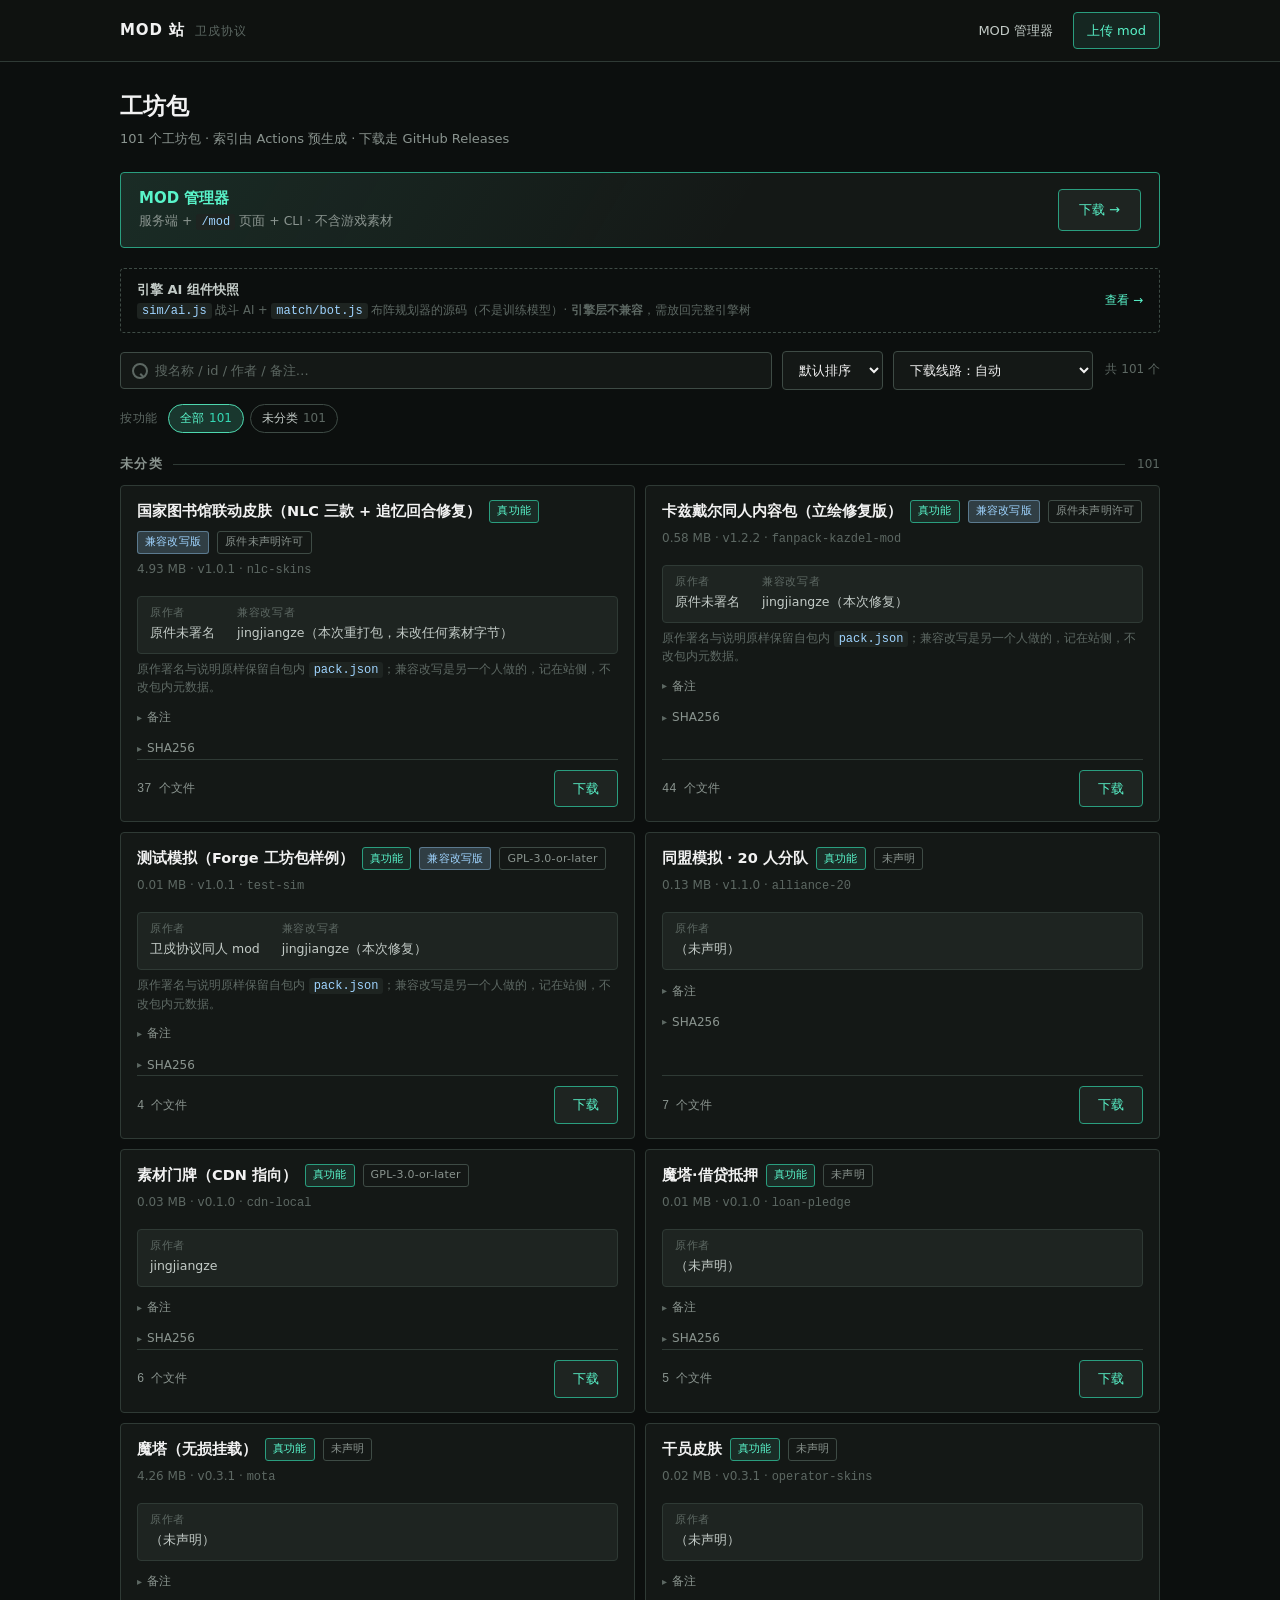
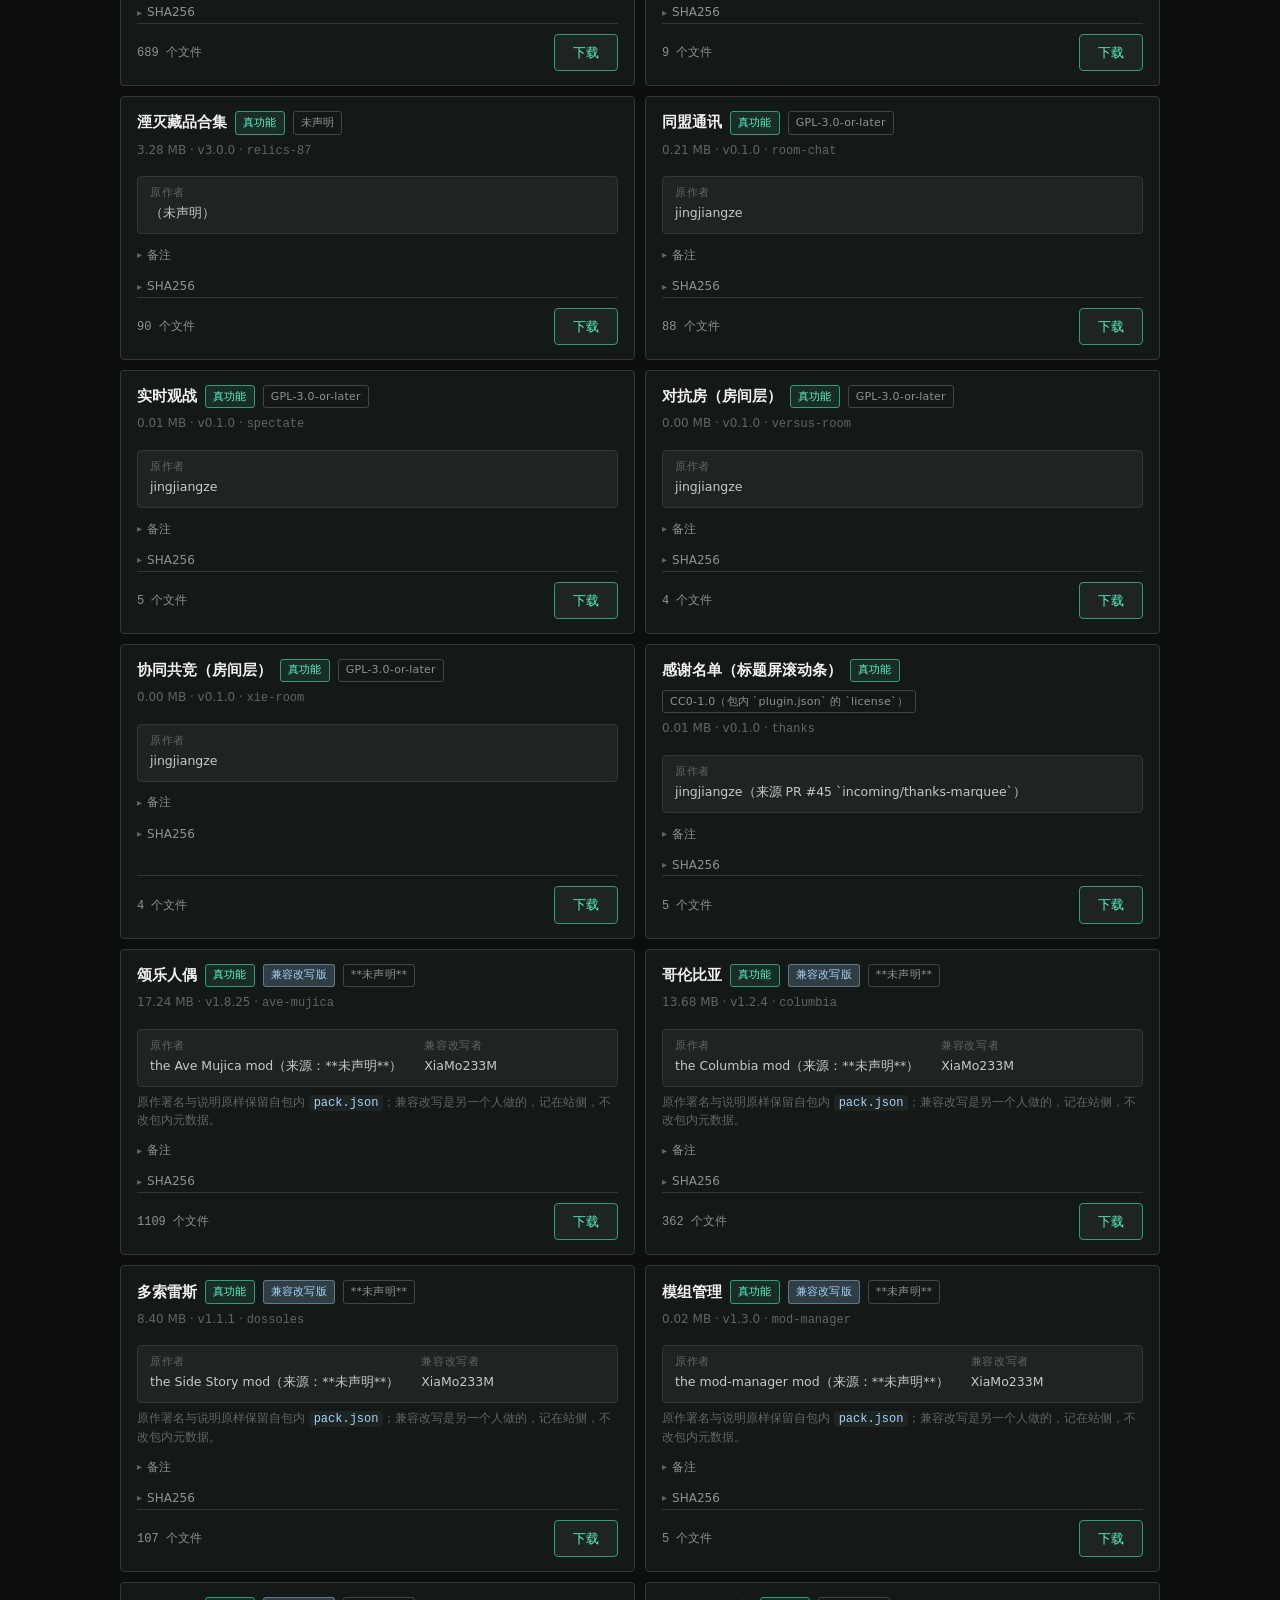
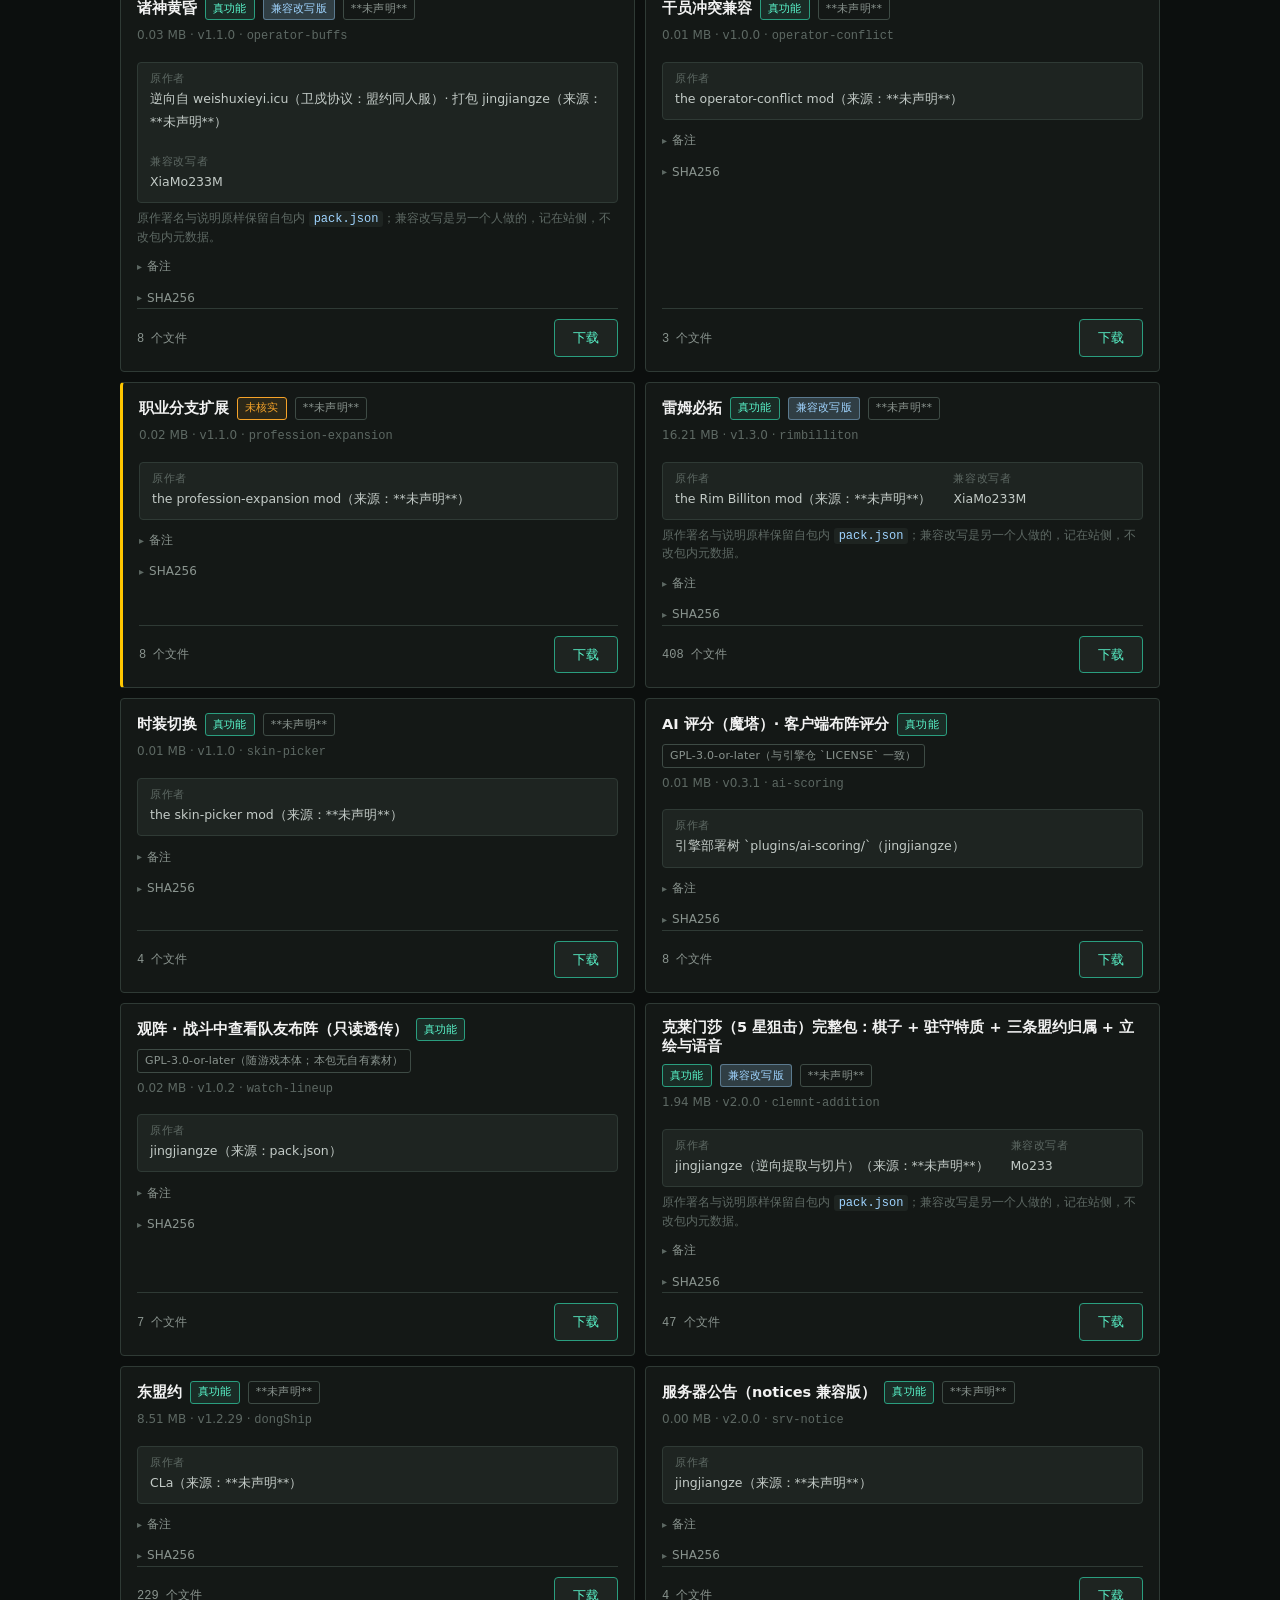
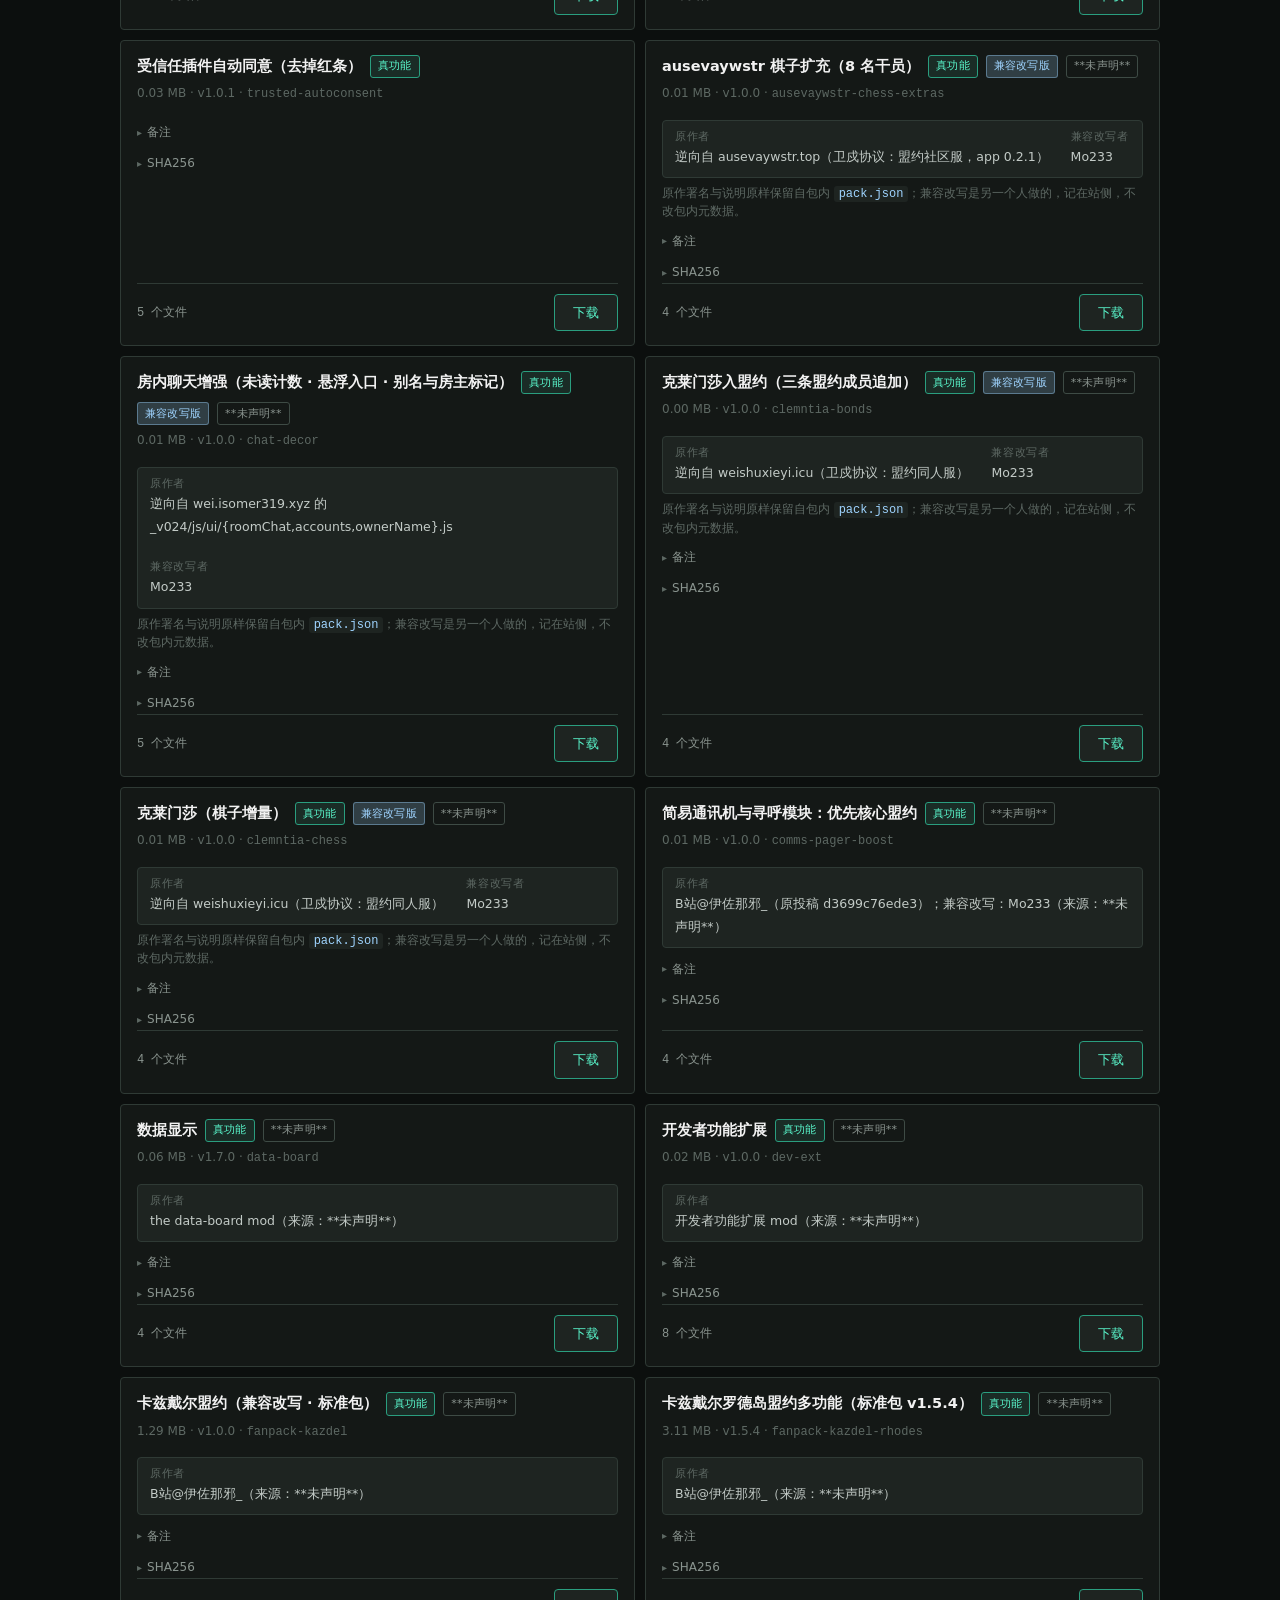
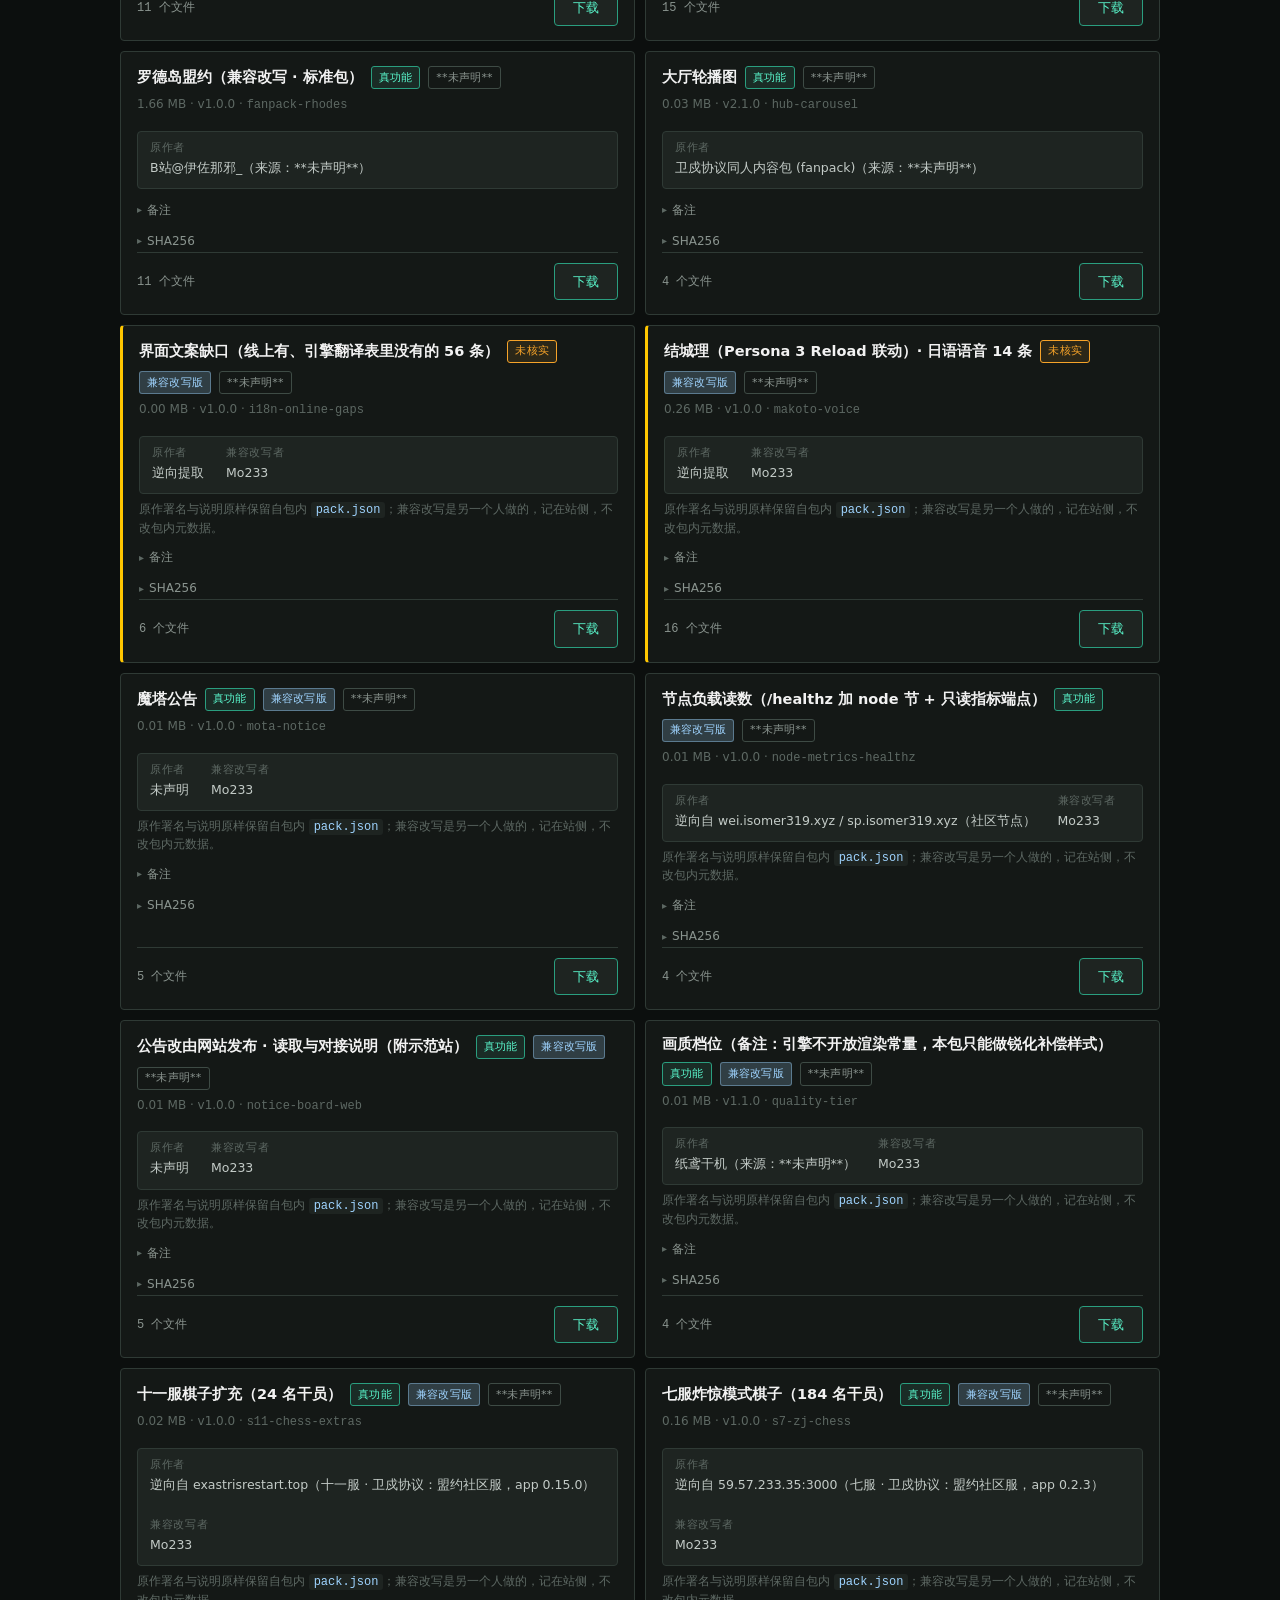
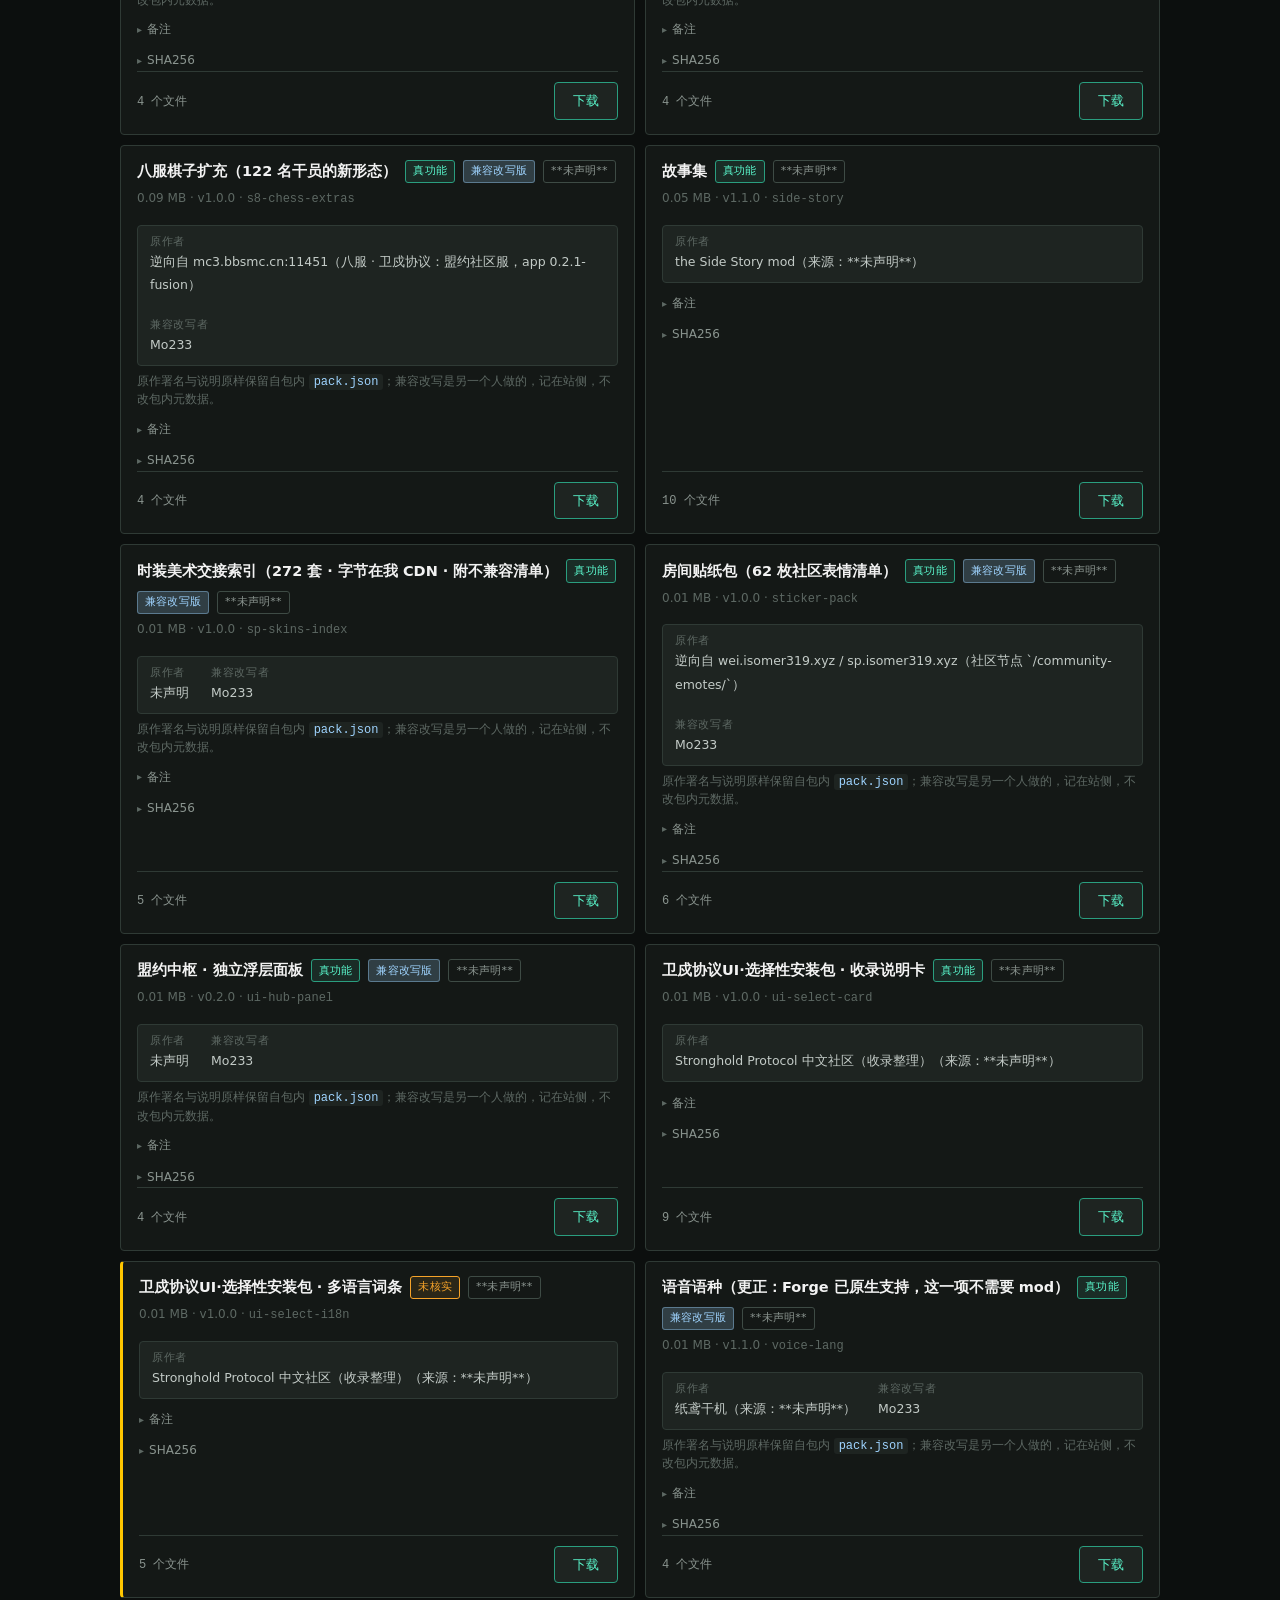
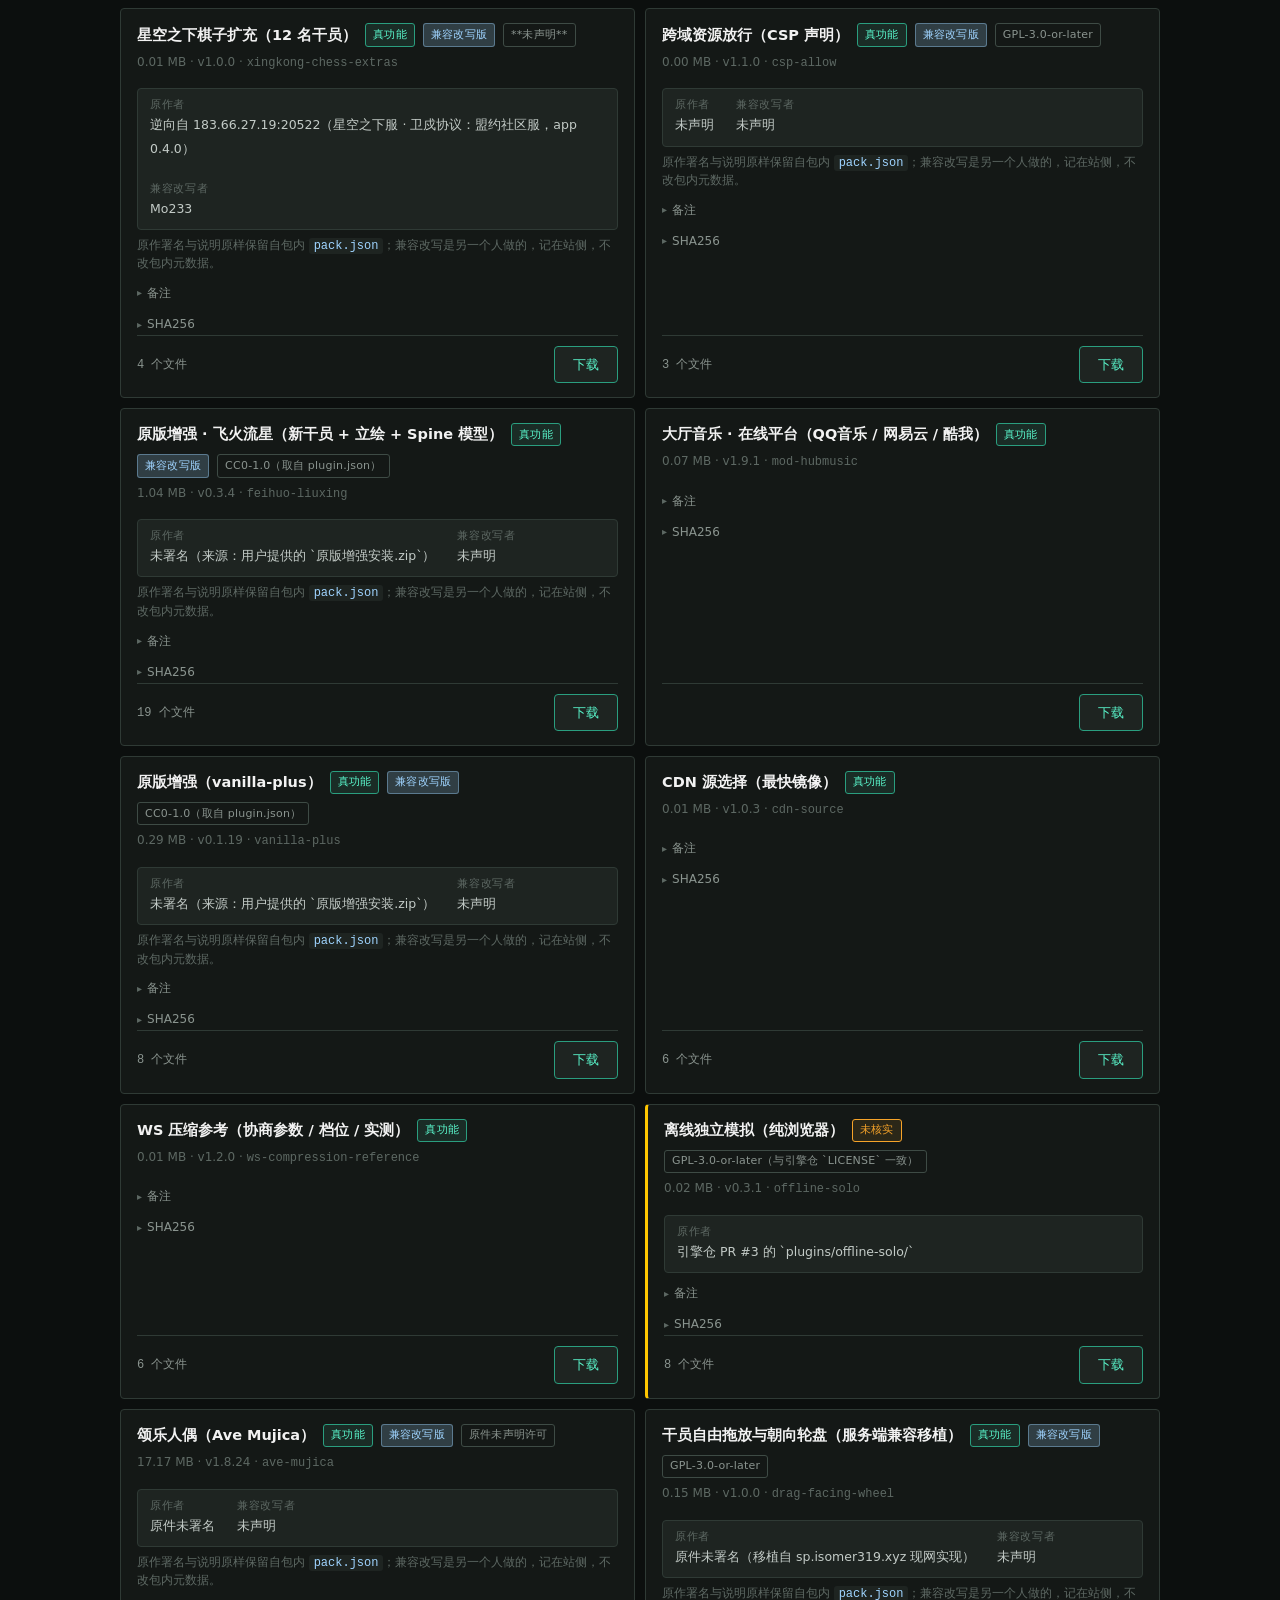
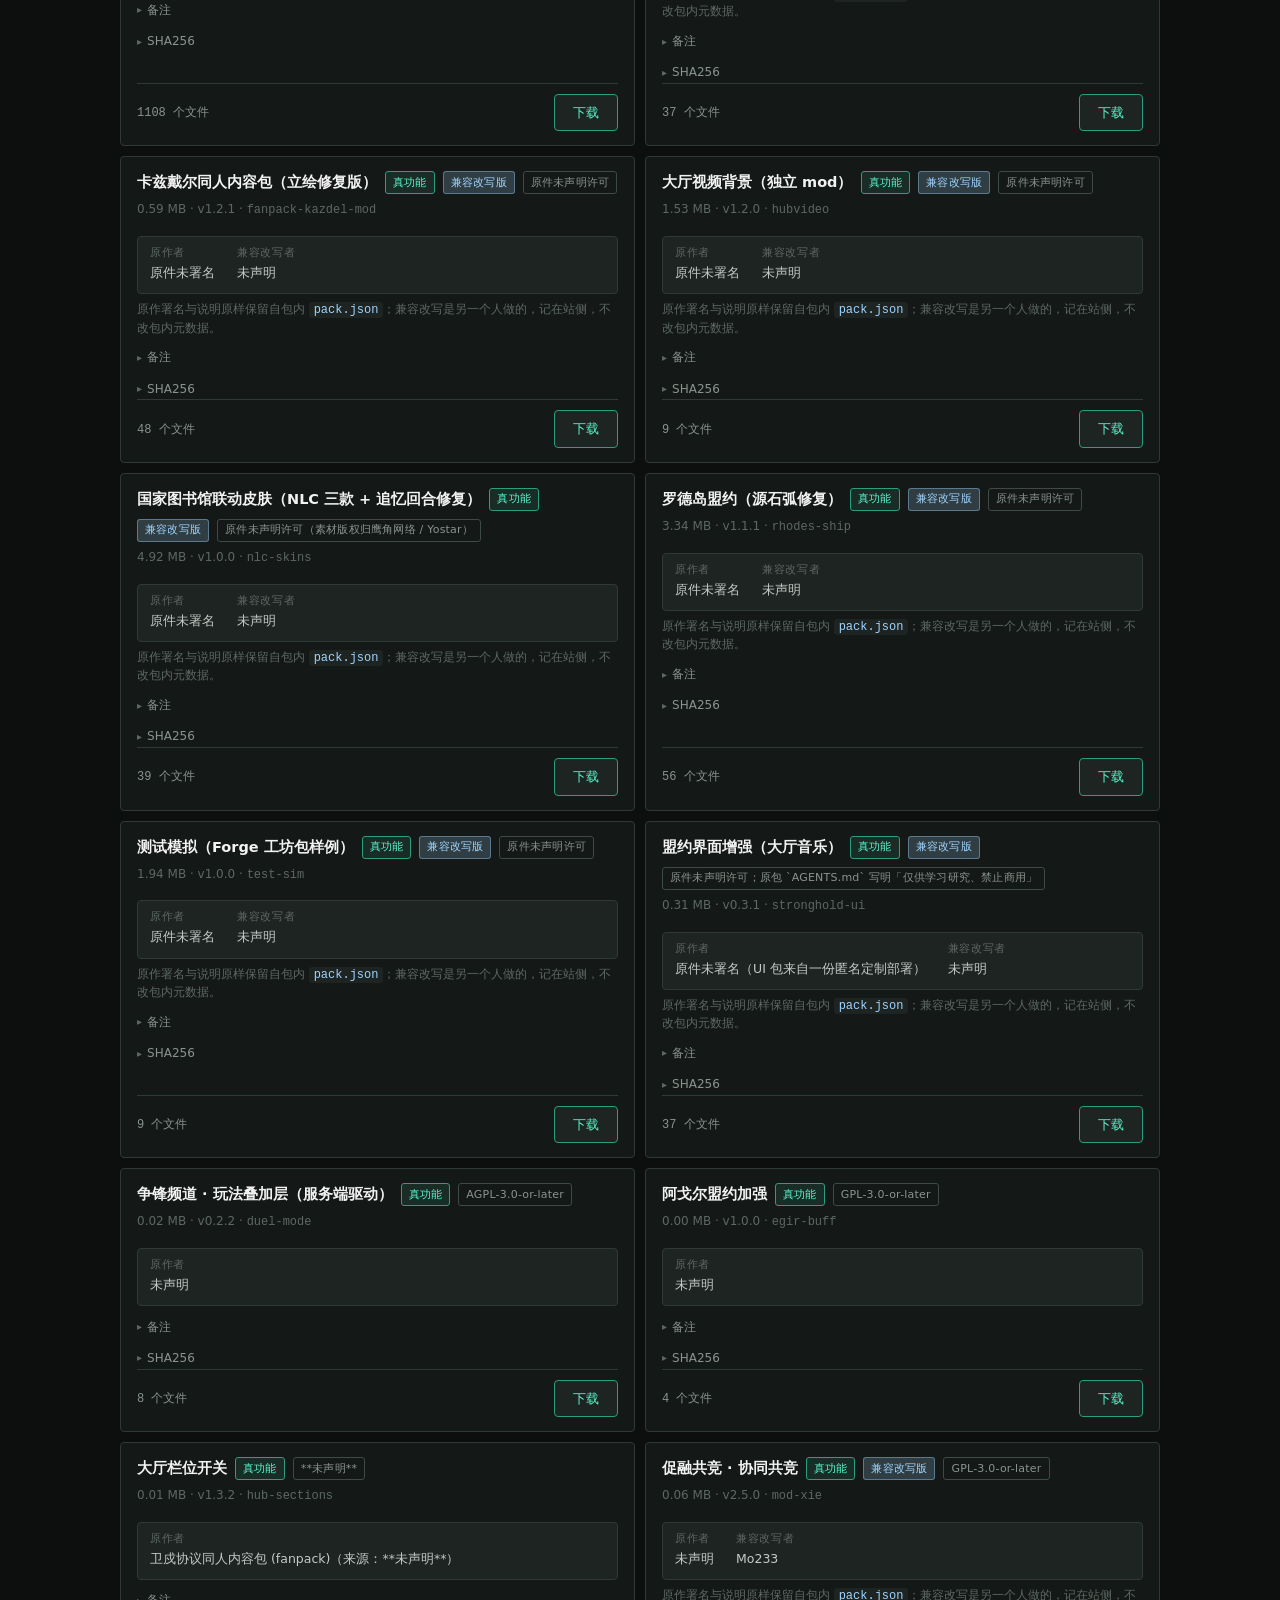
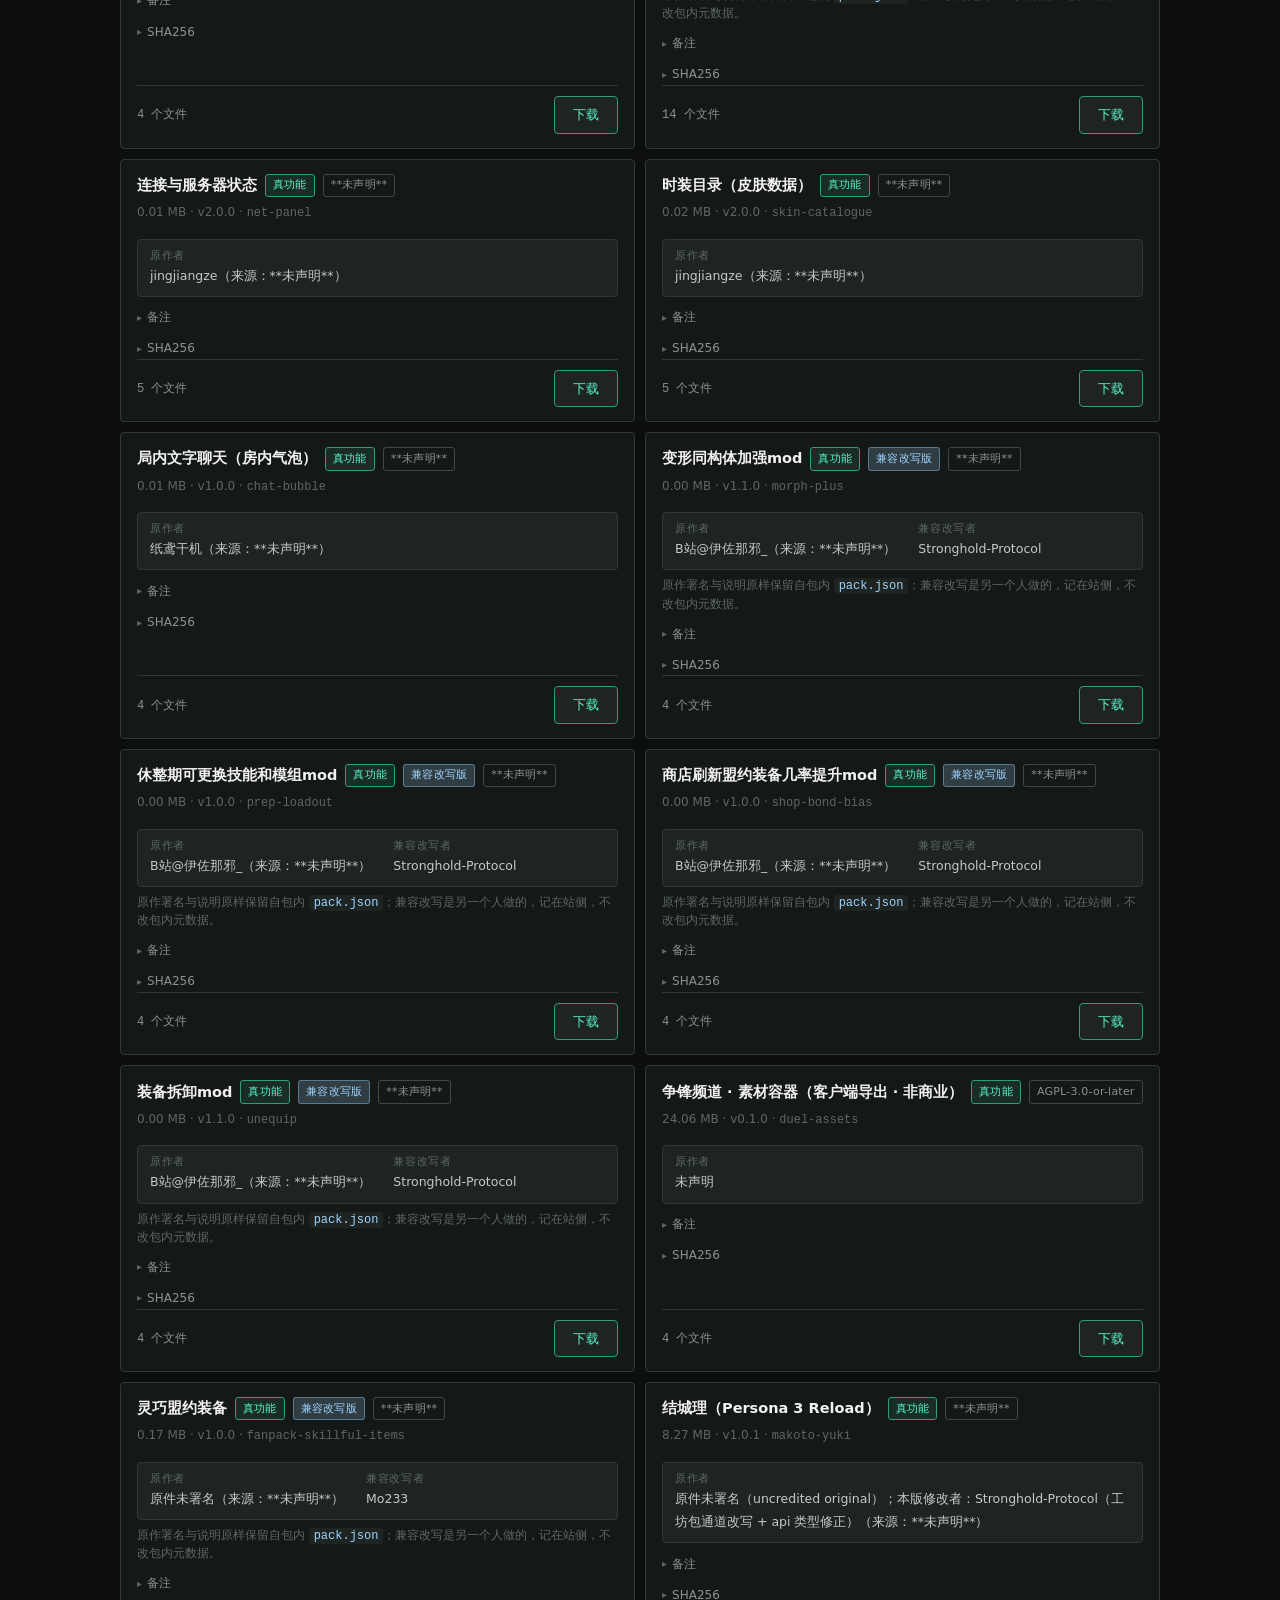
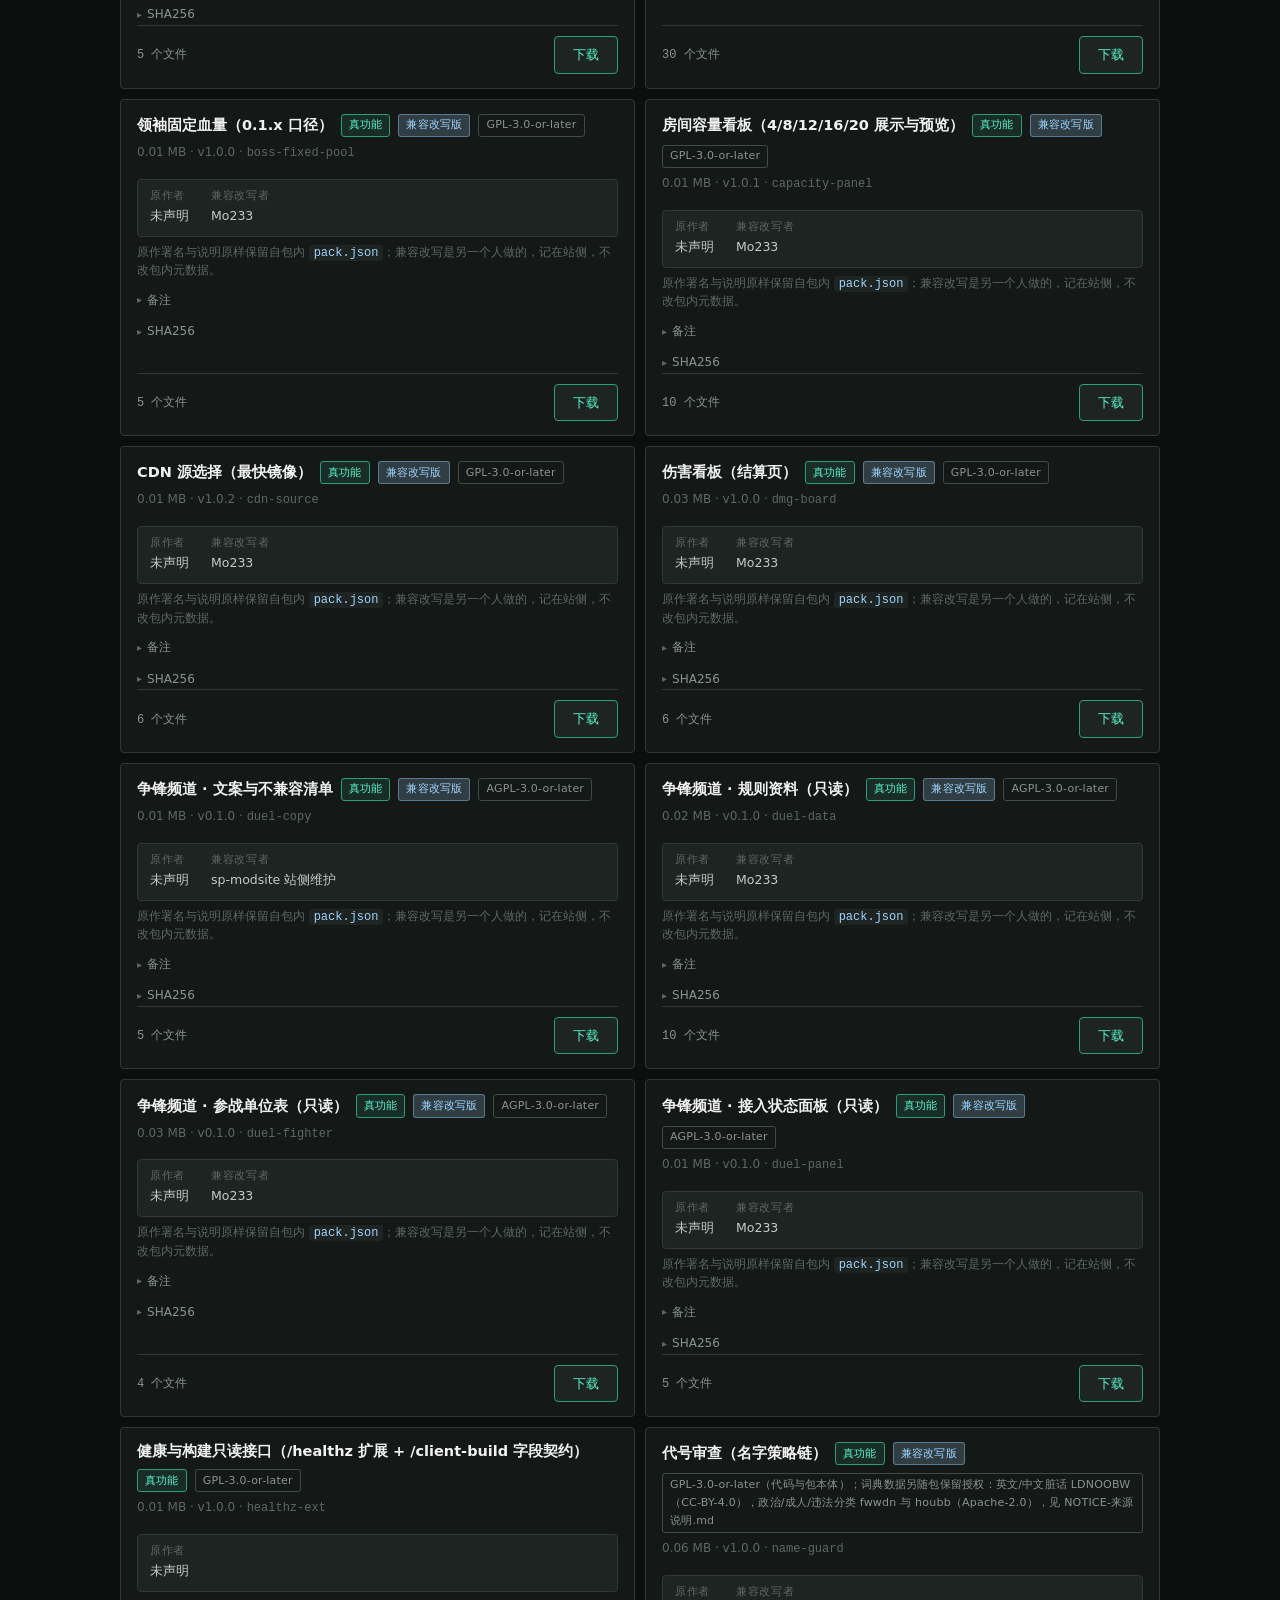
<file: modsite/index.html>
<!doctype html>
<html lang="zh-CN">
<head>
<meta charset="utf-8">
<meta name="viewport" content="width=device-width,initial-scale=1">
<title>MOD 站 · 卫戍协议</title>
<meta name="description" content="卫戍协议工坊包（mod）索引：查看、筛选、搜索、下载。">
<style>
/* 设计 token 与 dl 站 / 上传站同一套（research 06 §12：近黑绿灰 + 薄荷强调 + 金价 + 括号边框）。
   改这里的值要同时看 site/pages/mods.html —— 三个站必须看起来是同一个产品。 */
:root{
  color-scheme:dark;
  --bg-0:#0c0f0e; --bg-1:#141816; --bg-2:#1e2421; --bg-3:#252c29;
  --bg-glass:rgba(16,20,18,.82);
  --line:#2f3a35; --line-2:#3e4b45; --line-3:#58675f;
  --mint-500:#4ed8af; --mint-400:#59f4ca; --mint-600:#35d8b4; --mint-700:#2a9e7f;
  --mint-a10:rgba(78,216,175,.10); --mint-a20:rgba(78,216,175,.20);
  --gold:#ffc600; --gold-a20:rgba(255,198,0,.2);
  --amber:#f6a329; --red:#e73118; --ice:#9fd4ff; --ice-a20:rgba(159,212,255,.2);
  --text-hi:#f2f2f2; --text-md:#c3cbc7; --text-lo:#8a948f; --text-dim:#5d6863;
  --text-on-mint:#06110d;
  --font-cjk:system-ui,-apple-system,"Segoe UI","PingFang SC","Microsoft YaHei","Noto Sans CJK SC",sans-serif;
  --font-label:"Bahnschrift","DIN Alternate","Roboto Condensed",var(--font-cjk);
  --font-mono:"Cascadia Mono",ui-monospace,Consolas,monospace;
  --radius:4px;
}
*{box-sizing:border-box}
body{margin:0;background:var(--bg-0);color:var(--text-md);font:14px/1.65 var(--font-cjk);
  -webkit-font-smoothing:antialiased}
a{color:var(--mint-400);text-decoration:none}
a:hover{color:var(--mint-500)}
code{font:12px var(--font-mono);background:var(--bg-2);padding:1px 5px;border-radius:3px;color:var(--ice)}

.wrap{max-width:1080px;margin:0 auto;padding:0 20px 72px}

/* ---- 顶栏 ---- */
.top{position:sticky;top:0;z-index:20;background:var(--bg-glass);backdrop-filter:blur(10px);
  border-bottom:1px solid var(--line)}
.top__in{max-width:1080px;margin:0 auto;padding:12px 20px;display:flex;align-items:center;gap:16px}
.brand{display:flex;align-items:baseline;gap:10px;color:var(--text-hi)}
.brand b{font:600 15px var(--font-label);letter-spacing:.06em}
.brand span{font-size:11.5px;color:var(--text-dim);letter-spacing:.1em;text-transform:uppercase}
.top__nav{margin-left:auto;display:flex;gap:6px;align-items:center}
.navlink{padding:7px 13px;border-radius:var(--radius);border:1px solid transparent;
  color:var(--text-md);font-size:13px}
.navlink:hover{background:var(--bg-2);color:var(--text-hi)}
.navlink.cta{border-color:var(--mint-700);color:var(--mint-400);background:var(--mint-a10)}
.navlink.cta:hover{background:var(--mint-600);color:var(--text-on-mint)}

/* ---- 页头 ---- */
.hero{padding:30px 0 22px}
.hero h1{margin:0 0 6px;font:600 23px/1.3 var(--font-cjk);color:var(--text-hi)}
.hero p{margin:0;color:var(--text-lo);font-size:13px}

/* ---- 管理器入口：比卡片更醒目 ---- */
.mgr{display:flex;align-items:center;gap:18px;margin:0 0 20px;padding:16px 18px;
  border:1px solid var(--mint-700);border-radius:var(--radius);
  background:linear-gradient(120deg,var(--mint-a10),transparent 60%),var(--bg-1)}
.mgr:hover{border-color:var(--mint-500);background:linear-gradient(120deg,var(--mint-a20),transparent 60%),var(--bg-1)}
.mgr__t{font:600 15px var(--font-cjk);color:var(--mint-400);margin:0 0 3px}
.mgr__s{font-size:12.5px;color:var(--text-lo);margin:0}
.mgr__go{margin-left:auto;flex:0 0 auto;padding:9px 20px;border-radius:var(--radius);
  border:1px solid var(--mint-700);color:var(--mint-400);font-size:13px;white-space:nowrap;
  background:var(--bg-2)}
.mgr:hover .mgr__go{background:var(--mint-600);color:var(--text-on-mint);border-color:var(--mint-600)}

/* ---- 工具条 ---- */
/* 次要入口条：比 .mgr 轻，不抢主下载按钮的视觉 */
.snap{display:flex;align-items:center;gap:14px;margin:0 0 18px;padding:12px 16px;
  border:1px dashed var(--line-2);border-radius:var(--radius);background:transparent}
.snap:hover{border-color:var(--mint-700);background:var(--bg-1)}
.snap__t{font:600 13px var(--font-cjk);color:var(--text-md);margin:0}
.snap__s{font-size:11.5px;color:var(--text-dim);margin:2px 0 0;line-height:1.6}
.snap__go{margin-left:auto;flex:0 0 auto;font-size:12px;color:var(--mint-400);white-space:nowrap}
.tools{display:flex;gap:10px;flex-wrap:wrap;align-items:center;margin:0 0 14px}
.search{flex:1;min-width:200px;position:relative}
.search input{
  width:100%;padding:10px 12px 10px 34px;border-radius:var(--radius);
  border:1px solid var(--line-2);background:var(--bg-1);color:var(--text-hi);
  font:13px var(--font-cjk)}
.search input::placeholder{color:var(--text-dim)}
.search input:focus{outline:none;border-color:var(--mint-700);box-shadow:0 0 0 2px var(--mint-a10)}
.search::before{content:"";position:absolute;left:12px;top:50%;width:12px;height:12px;
  margin-top:-7px;border:2px solid var(--text-dim);border-radius:50%}
.search::after{content:"";position:absolute;left:21px;top:50%;width:2px;height:5px;
  margin-top:3px;background:var(--text-dim);transform:rotate(-45deg)}
select{padding:10px 12px;border-radius:var(--radius);border:1px solid var(--line-2);
  background:var(--bg-1);color:var(--text-hi);font:13px var(--font-cjk)}
select:focus{outline:none;border-color:var(--mint-700)}
.count{font-size:12px;color:var(--text-dim);margin-left:2px}

/* ---- 功能筛选条（对齐上传站 mods.html 的 funcbar） ---- */
.bar{display:flex;gap:6px;flex-wrap:wrap;align-items:center;margin:0 0 8px}
.bar__label{font:11.5px var(--font-label);letter-spacing:.06em;color:var(--text-dim);
  text-transform:uppercase;margin-right:4px}
.chip{padding:5px 11px;border-radius:20px;border:1px solid var(--line-2);color:var(--text-md);
  font-size:12px;cursor:pointer;background:transparent;font-family:inherit}
.chip:hover{border-color:var(--line-3);color:var(--text-hi)}
.chip.on{background:var(--mint-a20);border-color:var(--mint-500);color:var(--mint-400)}
.chip i{font-style:normal;color:var(--text-dim);margin-left:5px}
.chip.on i{color:var(--mint-600)}

/* ---- 列表 ---- */
.sec{margin:22px 0 0}
.sec__h{display:flex;align-items:center;gap:10px;margin:0 0 10px}
.sec__h h2{margin:0;font:600 12.5px var(--font-label);letter-spacing:.1em;
  text-transform:uppercase;color:var(--text-lo)}
.sec__h .line{flex:1;height:1px;background:var(--line)}

/* 两列网格：卡片两两并排，段头留在网格外（跨满整行）。
   stretch（默认）= 同一行的两张卡拉成**一样高**并对齐；
   align-items:start 则各按内容高度 —— 业主要求等宽等髙，所以用 stretch。 */
.grid{display:grid;grid-template-columns:repeat(2,minmax(0,1fr));gap:10px}
/* min-width:0 是必须的：grid item 默认 min-width:auto，遇到长串（无空格 URL / 长英文名）
   会把格子撑破，两列宽度就不等了。0 + flex column 让它先收缩、由内容换行去。 */
.card{background:var(--bg-1);border:1px solid var(--line);border-radius:var(--radius);
  padding:14px 16px;min-width:0;display:flex;flex-direction:column;
  overflow-wrap:anywhere;word-break:break-word}
.card:hover{border-color:var(--line-2)}
.card--flag{border-left:3px solid var(--gold)}
.card__head{display:flex;align-items:center;gap:8px;flex-wrap:wrap;margin:0 0 6px;
  min-width:0}
.card__name{margin:0;font:600 14.5px var(--font-cjk);color:var(--text-hi);
  min-width:0;overflow-wrap:anywhere}
.card__kv{font-size:12px;color:var(--text-dim);margin:0 0 8px}
.card__kv code{background:transparent;color:var(--text-dim);padding:0}

/* 徽标 */
.badge{display:inline-block;padding:1.5px 7px;border-radius:3px;font-size:11px;
  letter-spacing:.02em;border:1px solid;max-width:100%;
  overflow-wrap:anywhere}
.badge.ok{border-color:var(--mint-700);color:var(--mint-400);background:var(--mint-a10)}
.badge.dim{border-color:var(--line-2);color:var(--text-lo)}
.badge.warn{border-color:var(--amber);color:var(--amber);background:rgba(246,163,41,.1)}
.badge.ice{border-color:rgba(159,212,255,.4);color:var(--ice);background:var(--ice-a20)}

/* 署名两栏 */
.sig{display:flex;gap:22px;flex-wrap:wrap;padding:9px 12px;margin:8px 0 0;
  background:var(--bg-2);border-radius:var(--radius);border:1px solid var(--line)}
.sig__k{font:10.5px var(--font-label);letter-spacing:.06em;color:var(--text-dim);
  text-transform:uppercase;display:block;margin-bottom:1px}
.sig__v{font-size:12.5px;color:var(--text-md);min-width:0;overflow-wrap:anywhere}
.sig__hint{font-size:11.5px;color:var(--text-dim);margin:6px 0 0;line-height:1.6}

/* 折叠：备注 / 校验值 */
details.note,details.sha{margin:8px 0 0}
details.note summary,details.sha summary{
  cursor:pointer;font-size:12px;color:var(--text-lo);list-style:none;
  display:inline-flex;align-items:center;gap:5px;user-select:none}
details.note summary::-webkit-details-marker,details.sha summary::-webkit-details-marker{display:none}
details.note summary::before,details.sha summary::before{
  content:"▸";font-size:10px;color:var(--text-dim)}
details[open].note summary::before,details[open].sha summary::before{content:"▾"}
details.note summary:hover,details.sha summary:hover{color:var(--mint-400)}
.note__body{font-size:12.5px;color:var(--text-md);margin:8px 0 0;padding:10px 12px;
  overflow-wrap:anywhere;word-break:break-word;
  background:var(--bg-2);border-radius:var(--radius);border-left:2px solid var(--line-2);
  white-space:pre-wrap;word-break:break-word}
.sha__body{font:11.5px var(--font-mono);color:var(--ice);margin:6px 0 0;word-break:break-all}

.card__foot{display:flex;align-items:center;gap:12px;margin:10px 0 0;padding-top:10px;
  margin-top:auto;
  border-top:1px solid var(--line)}
.size{font:12px var(--font-mono);color:var(--text-lo)}
.dl{margin-left:auto;padding:7px 18px;border-radius:var(--radius);
  border:1px solid var(--mint-700);background:var(--bg-2);color:var(--mint-400);
  font-size:13px;white-space:nowrap}
.dl:hover{background:var(--mint-600);color:var(--text-on-mint);border-color:var(--mint-600)}
.dl[data-busy]{opacity:.65;pointer-events:none}

/* 下载线路 + 进度：线路只决定「从哪儿取」，字节仍按目录里的 SHA256 在浏览器内校验后才落盘 */
#line{max-width:200px}
#dlstat{position:fixed;left:50%;transform:translateX(-50%);bottom:18px;z-index:50;display:none;
  min-width:min(340px,92vw);max-width:min(560px,92vw);padding:12px 16px;border-radius:var(--radius);
  border:1px solid var(--mint-700);background:var(--bg-2);box-shadow:0 10px 30px #0008;
  font-size:13px;line-height:1.6}
#dlstat.on{display:block}
#dlstat b{color:var(--mint-400);font-weight:600}
#dlstat b.bad{color:#f88}
#dlstat .dim{color:var(--text-lo);font-size:12px}
#dlstat .bar{height:4px;margin-top:8px;border-radius:2px;background:var(--line);overflow:hidden}
#dlstat .bar i{display:block;height:100%;width:0;background:var(--mint-600);transition:width .15s}

/* 「不兼容 / 参考件」分组：虚线 + 琥珀边，视觉上就与能装的 mod 区分开 */
.refsec{margin:26px 0 0}
.refsec__h{display:flex;align-items:center;gap:10px;margin:0 0 10px}
.refsec__h h2{margin:0;font:600 12.5px var(--font-label);letter-spacing:.1em;
  text-transform:uppercase;color:var(--amber)}
.refsec__h .line{flex:1;height:1px;background:var(--line)}
.refcard{background:transparent;border:1px dashed var(--line-2);border-radius:var(--radius);
  padding:13px 15px;margin:0 0 8px}
.refcard:hover{border-color:var(--amber)}
.refcard__head{display:flex;align-items:center;gap:8px;flex-wrap:wrap;margin:0 0 5px}
.refcard__name{margin:0;font:600 14px var(--font-cjk);color:var(--text-hi)}
.refcard__kv{font-size:11.5px;color:var(--text-dim);margin:0 0 6px}
.refwarn{font-size:12.5px;color:var(--amber);margin:0;line-height:1.7}
.empty{padding:44px 20px;text-align:center;color:var(--text-dim);font-size:13px}
.empty b{display:block;color:var(--text-lo);margin-bottom:6px;font-weight:500}

/* ---- 页脚 ---- */
footer{margin:44px 0 0;padding-top:20px;border-top:1px solid var(--line);display:grid;gap:16px}
.fblock{font-size:12.5px;color:var(--text-dim);line-height:1.9}
.fblock b{display:block;color:var(--text-lo);font:600 11px var(--font-label);
  letter-spacing:.08em;text-transform:uppercase;margin-bottom:5px}
.fblock .dim{color:var(--text-dim)}

/* 窄屏单列：两列在 820px 以下会挤，卡片里的备注/署名读起来更差 */
@media(max-width:820px){
  .grid{grid-template-columns:1fr}
}
@media(max-width:680px){
  .top__nav .navlink:not(.cta){display:none}
  .mgr{flex-wrap:wrap}
  .mgr__go{margin-left:0;width:100%;text-align:center}
  .bar__label{width:100%;margin:0 0 2px}
}
</style>
</head>
<body>

<header class="top">
  <div class="top__in">
    <a class="brand" href="./"><b>MOD 站</b><span>卫戍协议</span></a>
    <nav class="top__nav">
      <a class="navlink" href="manager">MOD 管理器</a>
      <a class="navlink cta" href="upload">上传 mod</a>
    </nav>
  </div>
</header>

<div class="wrap">
  <div class="hero">
    <h1>工坊包</h1>
    <p id="sub">正在载入索引…</p>
  </div>

  <a class="mgr" href="manager">
    <div>
      <p class="mgr__t">MOD 管理器</p>
      <p class="mgr__s" id="mgrVer">服务端 + <code>/mod</code> 页面 + CLI · 不含游戏素材</p>
    </div>
    <span class="mgr__go">下载 →</span>
  </a>

  <a class="snap" href="manager#ai-snapshot">
    <div>
      <p class="snap__t">引擎 AI 组件快照</p>
      <p class="snap__s">
        <code>sim/ai.js</code> 战斗 AI + <code>match/bot.js</code> 布阵规划器的源码（不是训练模型）·
        <b>引擎层不兼容</b>，需放回完整引擎树
      </p>
    </div>
    <span class="snap__go">查看 →</span>
  </a>

  <div class="tools">
    <div class="search">
      <input type="search" id="q" placeholder="搜名称 / id / 作者 / 备注…" autocomplete="off">
    </div>
    <select id="sort">
      <option value="">默认排序</option>
      <option value="name">按名称</option>
      <option value="size-desc">按体积 ↓</option>
      <option value="new">按版本</option>
    </select>
    <select id="line" title="下载线路：直连 GitHub 或经镜像。无论走哪条，字节都要对得上目录里的 SHA256 才会保存。">
      <option value="auto">下载线路：自动</option>
      <option value="">直连 GitHub</option>
    </select>
    <span class="count" id="count"></span>
  </div>

  <div class="bar" id="funcbar"></div>

  <div id="list"><div class="empty">载入中…</div></div>

  <section class="refsec" id="refs" hidden>
    <div class="refsec__h">
      <h2>不兼容 / 参考件</h2><span class="line"></span>
      <span class="count" id="refsCount"></span>
    </div>
    <p class="dim" style="margin:0 0 10px;font-size:12px;line-height:1.7">
      这些件<b>装不上引擎</b>，只作参考：要么依赖闭包太大（≈整个引擎），要么不是工坊包形态。
      下载后按包内路径放回<b>版本相同</b>的完整检出，不要当 mod 装。
    </p>
    <div id="refsList"></div>
  </section>

  <div id="dlstat" role="status" aria-live="polite"></div>

  <footer>
    <div class="fblock">
      <b>上传投稿</b>
      <a href="upload">怎么上传</a>
      <span class="dim">· fork 后提 PR，CI 自动校验，维护者审核通过才合并</span>
    </div>
    <div class="fblock">
      <b>开源地址</b>
      <a id="repo" href="#">mod 仓库</a>
      <span class="dim">（GPL-3.0，本页与索引生成器源码都在里面）</span>
    </div>
    <div class="fblock">
      <b>关于这份索引</b>
      由 GitHub Actions 从 <code>mods/index.json</code> + 各包 <code>PROVENANCE.md</code> 预生成
      （<code>mods.json</code>）。本页不查第三方接口：列表只读同源静态文件。
      下载直链由 <span id="store"></span> 提供；点「下载」时才按上面的「下载线路」依次取
      （直连 GitHub / 镜像），拿到的字节要与目录里的 <code>SHA256</code> 一致才会保存 ——
      镜像只换线路，不换内容。
    </div>
  </footer>
</div>

<script>
'use strict';
// 纯静态：只读一个预生成的 mods.json。
// 理由：浏览器匿名 api.github.com 只有 60 次/小时，raw 可达性按 URL 波动；
// 把 API 调用挪到 Actions 侧（GITHUB_TOKEN 1000/h），浏览器只读静态文件 —— 省额度也稳。
const CFG = {
  store: 'GitHub Releases',
  repo: 'jingjiangze/Stronghold-Protocol-Forge-Mods',
  engineRepo: 'jingjiangze/Stronghold-Protocol-Forge',
};

const $ = (id) => document.getElementById(id);
const esc = (s) => String(s ?? '').replace(/[&<>"']/g, (c) => ({ '&':'&amp;','<':'&lt;','>':'&gt;','"':'&quot;',"'":'&#39;' }[c]));
const mb = (n) => (Number(n) / 1048576).toFixed(2) + ' MB';
const flat = (x) => Array.isArray(x) ? x.join('\n') : (x == null ? '' : String(x));
// PROVENANCE 里缺失字段写的是 **未声明**，那不是作者名，页面上当「没有」处理
const real = (v) => { const s = String(v ?? '').trim(); return s && s !== '**未声明**' ? s : ''; };

$('repo').href = 'https://github.com/' + CFG.repo;
$('repo').textContent = CFG.repo;
$('store').textContent = CFG.store;
document.title = 'MOD 站 · 卫戍协议 · ' + CFG.repo;

// 管理器版本（拿不到就保留静态文案，不报错、不影响列表）
fetch('https://api.github.com/repos/' + CFG.engineRepo + '/releases/latest', {
  headers: { accept: 'application/vnd.github+json' },
}).then((r) => (r.ok ? r.json() : null)).then((rel) => {
  if (!rel || !rel.tag_name) return;
  const zip = (rel.assets || []).find((a) => a.name.endsWith('-lite.zip'));
  const el = $('mgrVer');
  if (el) el.textContent = rel.tag_name + (zip ? ' · ' + (zip.size / 1048576).toFixed(1) + ' MB' : '')
    + ' · 服务端 + /mod 页面 + CLI · 不含游戏素材';
}).catch(() => {});

// 功能类目：与上传站 mods.html 的 FUNC_ORDER 同一套词表
const FUNC_TITLE = {
  gameplay: '游戏玩法', expansion: '扩展内容', utility: '实用工具',
  assets: '素材替换', documentation: '说明文档', uncategorized: '未分类',
};
const FUNC_ORDER = ['gameplay', 'expansion', 'utility', 'assets', 'documentation', 'uncategorized'];
const funcOf = (m) => (FUNC_TITLE[m.funcKind] ? m.funcKind : 'uncategorized');

let ALL = [];
let ACTIVE_FUNC = '';

function renderFuncBar() {
  const counts = {};
  for (const m of ALL) { const k = funcOf(m); counts[k] = (counts[k] || 0) + 1; }
  const bar = $('funcbar');
  const parts = ['<span class="bar__label">按功能</span>'];
  parts.push('<button class="chip' + (ACTIVE_FUNC === '' ? ' on' : '') + '" data-f="">全部<i>' + ALL.length + '</i></button>');
  for (const k of FUNC_ORDER) {
    if (!counts[k]) continue;   // 没数据的类目不画空按钮
    parts.push('<button class="chip' + (ACTIVE_FUNC === k ? ' on' : '') + '" data-f="' + k + '">'
      + esc(FUNC_TITLE[k]) + '<i>' + counts[k] + '</i></button>');
  }
  bar.innerHTML = parts.join('');
}

function card(m) {
  const name = esc(m.name || m.id);
  const author = real(m.author);
  const compat = real(m.compatAuthor);
  const isCompat = m.isCompat === true;
  const note = flat(m.note || m.notes).trim();
  const flagged = m.category === 'unknown';
  const badges = [];
  if (m.category === 'functional') badges.push('<span class="badge ok">真功能</span>');
  else if (flagged) badges.push('<span class="badge warn">未核实</span>');
  if (isCompat) badges.push('<span class="badge ice">兼容改写版</span>');
  const fk = funcOf(m);
  if (fk !== 'uncategorized') badges.push('<span class="badge dim">' + esc(FUNC_TITLE[fk]) + '</span>');
  if (m.license) badges.push('<span class="badge dim">' + esc(m.license) + '</span>');

  // 署名：原作者有就画；兼容改写者只在兼容包上画，缺了写「（未填）」
  const sig = [];
  if (author) sig.push('<div><span class="sig__k">原作者</span><span class="sig__v">' + esc(author) + '</span></div>');
  if (isCompat) sig.push('<div><span class="sig__k">兼容改写者</span><span class="sig__v">'
    + (compat ? esc(compat) : '（未填）') + '</span></div>');

  return '<article class="card' + (flagged ? ' card--flag' : '') + '">\n'
    + '    <div class="card__head">\n'
    + '      <h3 class="card__name">' + name + '</h3>\n      ' + badges.join('') + '\n'
    + '    </div>\n'
    + '    <p class="card__kv">' + (m.sizeBytes ? mb(m.sizeBytes) : '')
    + (m.version ? ' · v' + esc(m.version) : '')
    + (m.id ? ' · <code>' + esc(m.id) + '</code>' : '') + '</p>\n'
    + (sig.length
      ? '    <div class="sig">' + sig.join('') + '</div>\n'
        + (isCompat ? '    <p class="sig__hint">原作署名与说明原样保留自包内 <code>pack.json</code>；兼容改写是另一个人做的，记在站侧，不改包内元数据。</p>\n' : '')
      : '')
    + (note ? '    <details class="note"><summary>备注</summary><div class="note__body">' + esc(note) + '</div></details>\n' : '')
    + (m.sha256 ? '    <details class="sha"><summary>SHA256</summary><div class="sha__body">' + esc(m.sha256) + '</div></details>\n' : '')
    + '    <div class="card__foot">\n'
    + '      <span class="size">' + (m.fileCount ? esc(m.fileCount) + ' 个文件' : '') + '</span>\n'
    + (m.download
      ? '      <a class="dl" href="' + esc(m.download) + '" rel="noopener"'
        + ' data-dl="' + esc(m.id + (m.version ? '-v' + m.version : '')) + '"'
        + (m.sha256 ? ' data-sha="' + esc(m.sha256) + '"' : '') + '>下载</a>\n'
      : '      <span class="size">无下载直链</span>\n')
    + '    </div>\n'
    + '  </article>';
}

function render() {
  const q = ($('q').value || '').trim().toLowerCase();
  const sort = $('sort').value;
  let hit = ALL.filter((m) => {
    if (ACTIVE_FUNC && funcOf(m) !== ACTIVE_FUNC) return false;
    if (!q) return true;
    return [m.id, m.name, m.note, m.notes, m.packId, m.author, m.compatAuthor, m.license]
      .filter(Boolean).join(' ').toLowerCase().includes(q);
  });
  // 默认排序：新发布的优先（addedAt 降序；没有时间的老条目落到末尾，保持原顺序）
  // ⚠ 这段是他人提交（b5242607 / PR #14）加的，曾被我误覆盖两次 —— 改动本文件前务必
  //    先 `gh api .../contents/modsite/index.html?ref=master` 取回当前版本再在其上改，
  //    不要用本地旧副本整份覆盖。
  if (sort === '') hit = hit.slice().sort((a, b) => (b.addedAt || 0) - (a.addedAt || 0));
  else if (sort === 'name') hit = hit.slice().sort((a, b) => String(a.name || a.id).localeCompare(String(b.name || b.id), 'zh'));
  else if (sort === 'size-desc') hit = hit.slice().sort((a, b) => (b.sizeBytes || 0) - (a.sizeBytes || 0));
  else if (sort === 'new') hit = hit.slice().sort((a, b) => String(b.version || '').localeCompare(String(a.version || ''), 'zh', { numeric: true }));

  $('count').textContent = hit.length === ALL.length ? '共 ' + ALL.length + ' 个' : hit.length + ' / ' + ALL.length + ' 个';
  const list = $('list');
  if (!hit.length) {
    list.innerHTML = '<div class="empty"><b>没有匹配的 mod</b>试试换个关键词，或点上面「全部」。</div>';
    return;
  }
  // 按功能类目分段（与上传站同一信息架构）
  const groups = FUNC_ORDER
    .map((k) => ({ k: k, items: hit.filter((m) => funcOf(m) === k) }))
    .filter((g) => g.items.length);
  list.innerHTML = groups.map((g) =>
    '<section class="sec">\n    <div class="sec__h"><h2>' + esc(FUNC_TITLE[g.k]) + '</h2>'
    + '<span class="line"></span><span class="count">' + g.items.length + '</span></div>\n'
    + '<div class="grid">' + g.items.map(card).join('') + '</div>\n'
    + '  </section>').join('\n');
}

/** 「不兼容 / 参考件」的卡片：不画下载按钮到列表主区，而是明确写清为什么装不上。 */
function refCard(m) {
  const c = m.compatibility || {};
  const bad = c.verdict && c.verdict !== 'self-contained';
  const closure = m.closure || null;
  const rows = closure
    ? Object.entries(closure).map(([k, v]) => `${k}：${v.files} 文件 / ${v.lines} 行 / ${v.kb} KB`).join('；')
    : '';
  return '<article class="refcard">\n'
    + '    <div class="refcard__head">\n'
    + '      <h3 class="refcard__name">' + esc(m.name || m.id) + '</h3>\n'
    + '      <span class="badge ' + (bad ? 'warn' : 'dim') + '">'
    + (bad ? '装不上 · 参考件' : '自包含 · 参考件') + '</span>\n'
    + '    </div>\n'
    + '    <p class="refcard__kv">' + (m.version ? 'v' + esc(m.version) + ' · ' : '')
    + (m.author ? esc(m.author) + ' · ' : '') + (m.license ? esc(m.license) : '') + '</p>\n'
    + '    <p class="refwarn">⛔ ' + esc(c.reason || '不能直接装上引擎。')
    + (rows ? '　闭包：' + esc(rows) : '') + '</p>\n'
    + (m.note ? '    <details class="note"><summary>说明</summary><div class="note__body">'
      + esc(String(m.note)) + '</div></details>\n' : '')
    + '    <div class="card__foot">\n'
    + '      <span class="size">' + (m.zip && m.zip.bytes ? (m.zip.bytes / 1024).toFixed(0) + ' KB' : '') + '</span>\n'
    + (m.download
      ? '      <a class="dl" href="' + esc(m.download) + '" rel="noopener"'
        + ' data-dl="' + esc((m.id || 'source') + '-source') + '"'
        + (m.sha256 ? ' data-sha="' + esc(m.sha256) + '"' : '') + '>下载源码</a>\n'
      : '')
    + '    </div>\n'
    + '  </article>';
}

/** 渲染「不兼容 / 参考件」分组（读 extras.json，与正常 mod 列表分开）。 */
function renderRefs(items) {
  const box = $('refs');
  if (!box) return;
  if (!items || !items.length) { box.hidden = true; return; }
  box.hidden = false;
  $('refsCount').textContent = items.length;
  $('refsList').innerHTML = items.map(refCard).join('\n');
}

// 索引/参考件加载：带超时 + 换新连接重试。
// 到 Cloudflare 边缘的这一跳在本机直连时会 40–110s 或被中途重置（`Failed to fetch`），
// 而数据本身在边缘是好的（curl 三路透都能 200）——所以这不是「索引没生成」，是网络抖。
// 重试每次是新连接，有机会换到另一条 CF IP / 非劣化路由；超时用 AbortController 兜住「卡住不返回」。
async function fetchJSON(url, { attempts = 3, timeoutMs = 20000 } = {}) {
  let lastErr;
  for (let i = 0; i < attempts; i++) {
    const ctrl = new AbortController();
    const timer = setTimeout(() => ctrl.abort(), timeoutMs);
    try {
      const r = await fetch(url, { cache: 'no-store', signal: ctrl.signal });
      if (!r.ok) throw new Error('HTTP ' + r.status);
      return await r.json();
    } catch (e) {
      lastErr = e;
      // 404 不是瞬时故障，重试也没用，立刻放弃（这才是「索引没生成」的真判据）
      if (e && /HTTP 404/.test(String(e.message || e))) break;
      if (i < attempts - 1) await new Promise((res) => setTimeout(res, 600 * (i + 1))); // 退避后再换连接重试
    } finally {
      clearTimeout(timer);
    }
  }
  throw lastErr || new Error('载入失败');
}

async function loadIndex() {
  $('sub').textContent = '载入中…';
  $('list').innerHTML = '<div class="empty">正在载入索引…</div>';
  try {
    // 参考件单独一份 JSON：不经闸门，也不混进正常列表；失败只跳过它，不拖累主列表
    try { renderRefs(((await fetchJSON('extras.json', { attempts: 2, timeoutMs: 12000 })).items) || []); } catch (e) { /* 参考件加载失败不影响主列表 */ }
    const j = await fetchJSON('mods.json');
    ALL = (Array.isArray(j) ? j : (j.mods || []))
      // 说明包不进站点（上游入库闸门 + 索引生成器都已排除，这里是第三道展示层兜底）
      .filter((m) => m.category !== 'documentation');
    $('sub').textContent = ALL.length + ' 个工坊包 · 索引由 Actions 预生成 · 下载走 ' + CFG.store;
    renderFuncBar();
    render();
  } catch (e) {
    const msg = String((e && e.message) || e);
    // 只有真 404 才指向 Actions；网络层 reject/超时是链路问题，别甩锅给 Actions 没生成
    const missing = /HTTP 404/.test(msg);
    $('sub').textContent = '索引载入失败';
    $('list').innerHTML = '<div class="empty"><b>索引载入失败</b> · ' + esc(msg)
      + (missing
        ? '<br>站点没有 mods.json —— 请确认索引已由 Actions 生成。'
        : '<br>到站点索引的网络连接被中断或超时（不是索引缺失）。已自动重试仍未成功，可稍后手动重试或换网络。')
      + (missing ? '' : '<br><button type="button" id="retryIndex">重试</button>') + '</div>';
    const btn = $('retryIndex');
    if (btn) btn.addEventListener('click', loadIndex);
  }
}
loadIndex();

$('q').addEventListener('input', render);
$('sort').addEventListener('change', render);
$('funcbar').addEventListener('click', (e) => {
  const btn = e.target.closest('.chip');
  if (!btn) return;
  ACTIVE_FUNC = btn.dataset.f || '';
  renderFuncBar();
  render();
});

// ---- 下载线路（2026-10-30）--------------------------------------------------------------------
// 为什么：所有下载直链都指向 raw.githubusercontent.com，而它在不少网络上**整段不通**（实测裸连
// 25 s 直接 000，同域名给显式 IPv4 却 1.1 s 就回）。旧实现是一个裸 <a href> —— 线路一挂，点「下载」
// 只换来一张浏览器错误页，连「换条路」的余地都没有。
//
// 现在：点下载才按线路依次取（fetch 的失败是可捕获的，<a> 的失败不可捕获），拿到的字节在**浏览器里**
// 按目录里的 sha256 验过才保存；验不过就拒存并换下一条线路。镜像只换线路、不换内容 —— 这与客户端
// /mod 管理器里的口径完全一致（那边是 sha256 强制 + 主机白名单）。
//
// 只接管 raw.githubusercontent.com 的直链；同源文件（extras/）仍由浏览器直接下载。
// 没开 CORS 的镜像读不到字节（无法校验），选中它时明确交回浏览器并说清「这条不校验」。
const LINE_KEY = 'sp-modsite-line';
const RAW_RE = /^https:\/\/raw\.githubusercontent\.com\//;
const LINE_PER_TRY_MS = 90000;
const DIRECT_LINE = { id: '', name: '直连', prefix: '', cors: true };
let MIRRORS = [];     // [{id,name,prefix,cors}] ← mirrors.json（与 MOD 管理器下载页同一份清单）
let LINE = 'auto';    // 'auto' | ''（直连） | 某个镜像 id

try { LINE = localStorage.getItem(LINE_KEY) || 'auto'; } catch (e) { /* 隐私模式下拿不到就按自动 */ }

/** 每行一条线路。自动模式只把**能跨域读字节**的排在前面 —— 读不到就没法校验 sha256。 */
function linesFor(auto) {
  const usable = MIRRORS.filter((m) => m.cors !== false);
  if (auto) return [DIRECT_LINE].concat(usable);
  if (LINE === '') return [DIRECT_LINE];
  const one = MIRRORS.find((m) => m.id === LINE);
  return one ? [one] : [DIRECT_LINE];
}
const routeOf = (url, line) => (line && line.prefix ? line.prefix + url : url);

// 状态条：用递增序号防「上一轮的隐藏定时器」把新一轮的进度条掐掉。
let STAT_SEQ = 0;
function showStat(html) {
  const el = $('dlstat');
  el.dataset.seq = String(++STAT_SEQ);
  el.innerHTML = html;
  el.classList.add('on');
  return el;
}
function hideStat(ms) {
  const el = $('dlstat');
  const mine = el.dataset.seq;
  setTimeout(() => {
    if (el.dataset.seq === mine) { el.classList.remove('on'); el.innerHTML = ''; }
  }, ms || 0);
}
const fmtMB = (n) => (n / 1048576).toFixed(1) + ' MB';
const barOf = (pct) => '<div class="bar"><i style="width:' + Math.max(0, Math.min(100, pct)).toFixed(1) + '%"></i></div>';

/** 取一条线路的字节；失败要能区分「HTTP 错 / 超时 / 跨域读不到」。 */
async function fetchLine(rawUrl, line, onProgress) {
  const target = routeOf(rawUrl, line);
  const ctrl = new AbortController();
  const timer = setTimeout(() => ctrl.abort(), LINE_PER_TRY_MS);
  try {
    const r = await fetch(target, { cache: 'no-store', signal: ctrl.signal });
    if (!r.ok) throw new Error('HTTP ' + r.status);
    const total = Number(r.headers.get('content-length') || 0);
    if (!r.body || !r.body.getReader) {           // 极老的浏览器：整体读
      const buf = new Uint8Array(await r.arrayBuffer());
      onProgress(buf.length, total || buf.length);
      return buf;
    }
    const reader = r.body.getReader();
    const chunks = [];
    let got = 0;
    for (;;) {
      const { done, value } = await reader.read();
      if (done) break;
      chunks.push(value); got += value.length;
      onProgress(got, total);
    }
    const out = new Uint8Array(got);
    let off = 0;
    for (const c of chunks) { out.set(c, off); off += c.length; }
    return out;
  } catch (e) {
    if (e && e.name === 'AbortError') throw new Error('超时 ' + (LINE_PER_TRY_MS / 1000) + 's');
    if (e && e.name === 'TypeError') throw new Error('连不上或被跨域拦下');
    throw e;
  } finally {
    clearTimeout(timer);
  }
}

/** 浏览器内 SHA-256。非安全上下文（http 页面）没有 WebCrypto —— 返回空串，调用方如实说「没验」。 */
async function sha256Hex(bytes) {
  if (!(window.crypto && window.crypto.subtle && window.crypto.subtle.digest)) return '';
  const d = await window.crypto.subtle.digest('SHA-256', bytes);
  return Array.from(new Uint8Array(d)).map((b) => b.toString(16).padStart(2, '0')).join('');
}

function saveBytes(bytes, name) {
  const blob = new Blob([bytes], { type: 'application/zip' });
  const url = URL.createObjectURL(blob);
  const a = document.createElement('a');
  a.href = url; a.download = name;
  document.body.appendChild(a); a.click(); a.remove();
  setTimeout(() => URL.revokeObjectURL(url), 60000);
}

/** 交给浏览器自己下载（不可校验的镜像只能用这条）。用临时 <a>，不改卡片上原本的 href。 */
function handToBrowser(url) {
  const a = document.createElement('a');
  a.href = url; a.rel = 'noopener';
  document.body.appendChild(a); a.click(); a.remove();
}

// 线路清单：与 MOD 管理器下载页共用 mirrors.json。拿不到就只走直连，不影响列表。
fetch('mirrors.json', { cache: 'no-store' })
  .then((r) => (r.ok ? r.json() : null))
  .then((j) => {
    MIRRORS = ((j && j.mirrors) || []).filter((m) => m && m.prefix);
    const sel = $('line');
    for (const m of MIRRORS) {
      const o = document.createElement('option');
      o.value = m.id;
      o.textContent = '经 ' + (m.name || m.id) + (m.cors === false ? '（不校验）' : '');
      sel.appendChild(o);
    }
    sel.value = LINE;
    if (sel.value !== LINE) { sel.value = 'auto'; LINE = 'auto'; }   // 记住的镜像已下架 ⇒ 回落自动
  })
  .catch(() => {});

$('line').addEventListener('change', () => {
  LINE = $('line').value;
  try { localStorage.setItem(LINE_KEY, LINE); } catch (e) { /* 存不了就只在本页生效 */ }
  const one = LINE === 'auto' ? '' : (LINE === '' ? '直连 GitHub' : ((MIRRORS.find((m) => m.id === LINE) || {}).name || LINE));
  showStat('<b>下载线路：' + esc(LINE === 'auto' ? '自动（依次试直连与镜像）' : one) + '</b>'
    + '<br><span class="dim">无论走哪条，字节都要对得上目录里的 SHA256 才会保存。</span>');
  hideStat(5000);
});

document.addEventListener('click', async (e) => {
  const a = e.target.closest('a.dl');
  if (!a) return;
  const raw = a.getAttribute('href') || '';
  if (!RAW_RE.test(raw)) return;                 // 同源参考件 / 别的 CDN：浏览器照旧直连
  e.preventDefault();
  if (a.dataset.busy) return;

  const name = (a.dataset.dl || 'mod') + '.zip';
  const want = String(a.dataset.sha || '').trim().toLowerCase();
  const chosen = MIRRORS.find((m) => m.id === LINE);
  // 显式选了「不回 ACAO」的镜像：读不到字节也就没法校验 —— 交回浏览器，但必须说清楚。
  if (LINE !== 'auto' && chosen && chosen.cors === false) {
    showStat('<b>交给浏览器：经 ' + esc(chosen.name) + '</b>'
      + '<br><span class="dim">该镜像不允许跨域读字节，页面内无法核对 SHA256。请下载后自行比对：'
      + (want ? '<br>' + esc(want) : '（该条没有 SHA256）') + '</span>');
    hideStat(9000);
    handToBrowser(routeOf(raw, chosen));
    return;
  }

  const lines = linesFor(LINE === 'auto');
  const fails = [];
  const label = a.textContent;
  a.dataset.busy = '1'; a.textContent = '下载中…';
  try {
    for (const line of lines) {
      const t0 = Date.now();
      let lastPaint = 0;
      showStat('<b>' + esc(name) + '</b> · 线路 ' + esc(line.name)
        + '<br><span class="dim">正在连接…</span>' + barOf(0));
      try {
        const bytes = await fetchLine(raw, line, (got, total) => {
          const now = Date.now();
          if (now - lastPaint < 120 && (!total || got < total)) return;
          lastPaint = now;
          const pct = total ? (got / total) * 100 : 0;
          showStat('<b>' + esc(name) + '</b> · 线路 ' + esc(line.name)
            + '<br><span class="dim">' + fmtMB(got) + (total ? ' / ' + fmtMB(total) : '')
            + ' · ' + ((now - t0) / 1000).toFixed(1) + 's</span>' + barOf(pct));
        });
        const got = await sha256Hex(bytes);
        if (want && got && got !== want) {
          // 内容对不上 = 这条线路喂了错的字节。拒绝保存，换下一条（也别把半个坏包留给用户）。
          fails.push(line.name + '→SHA256 不符');
          continue;
        }
        saveBytes(bytes, name);
        const secs = ((Date.now() - t0) / 1000).toFixed(1);
        showStat('<b>✓ 已保存 ' + esc(name) + '</b>'
          + '<br><span class="dim">线路 ' + esc(line.name) + ' · ' + fmtMB(bytes.length) + ' · ' + secs + 's · '
          + (want ? (got ? 'SHA256 校验通过' : '未校验（当前不是 https 安全上下文）') : '目录未提供 SHA256') + '</span>');
        hideStat(12000);
        return;
      } catch (err) {
        fails.push(line.name + '→' + String((err && err.message) || err).slice(0, 40));
      }
    }
    showStat('<b class="bad">所有线路都没取到这份文件</b>'
      + '<br><span class="dim">' + esc(fails.join('；')) + '</span>'
      + '<br><span class="dim">可以换个线路再试；或用上面的 SHA256 自行核对后直连下载。</span>');
    hideStat(20000);
  } finally {
    delete a.dataset.busy;
    a.textContent = label;
  }
});
</script>
</body>
</html>
</file>
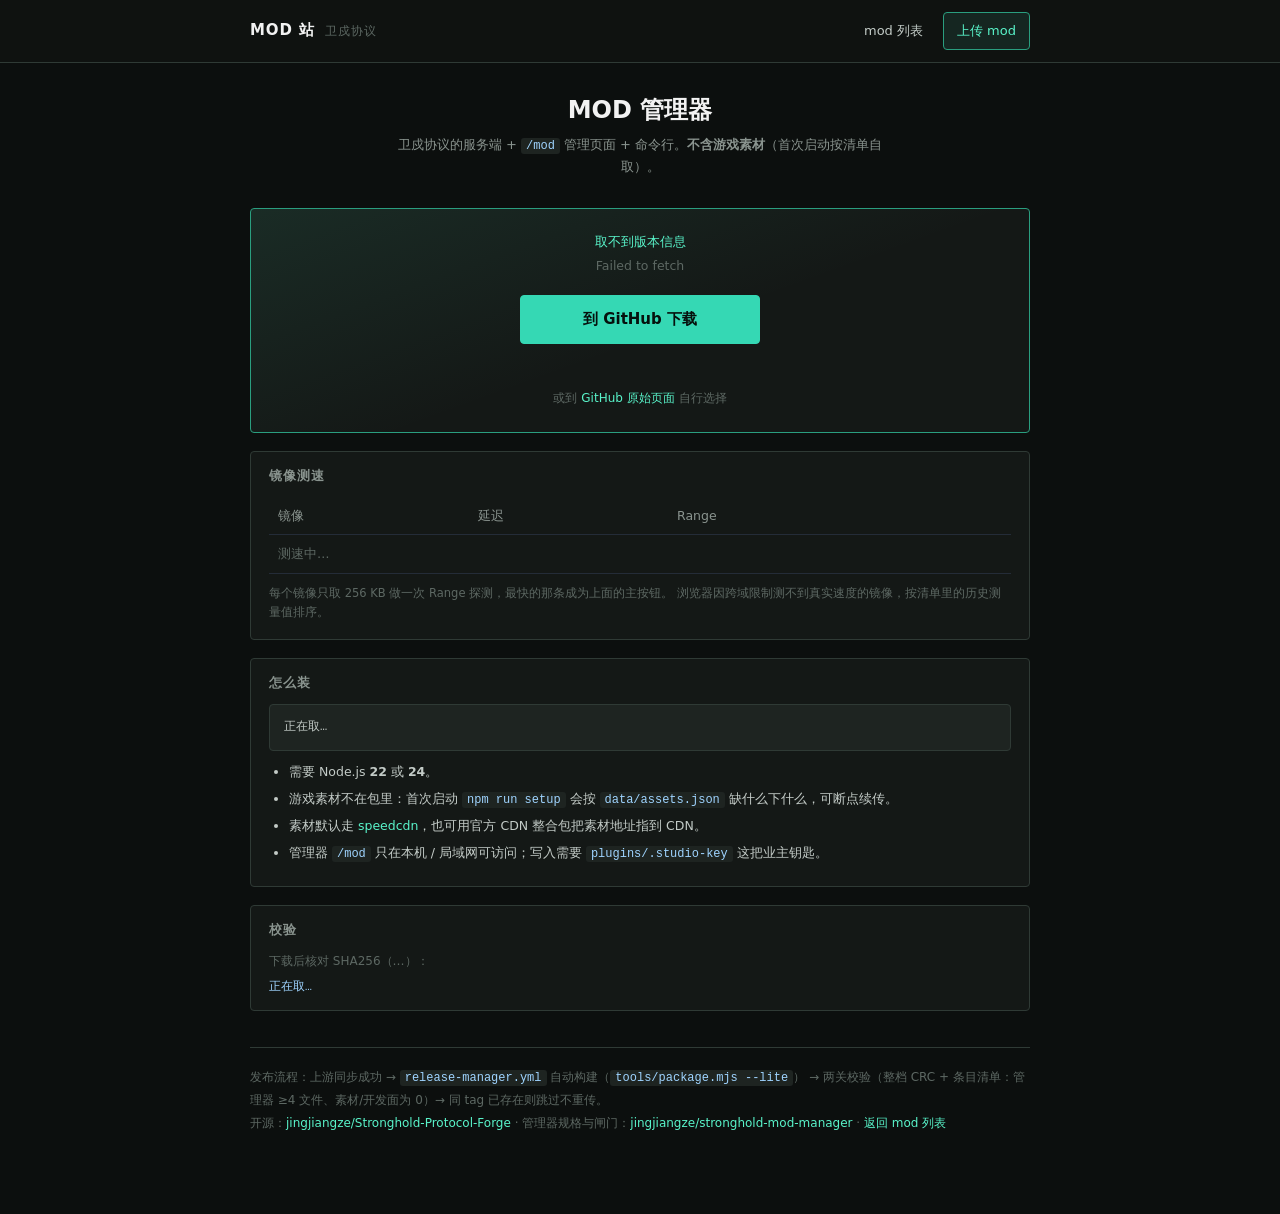
<file: modsite/manager.html>
<!doctype html>
<html lang="zh-CN">
<head>
<meta charset="utf-8">
<meta name="viewport" content="width=device-width,initial-scale=1">
<title>MOD 管理器下载 · 卫戍协议</title>
<meta name="description" content="卫戍协议 MOD 管理器下载：服务端 + /mod 页面 + CLI，不含游戏素材。自动选最快的镜像。">
<style>
:root{
  color-scheme:dark;
  --bg-0:#0c0f0e; --bg-1:#141816; --bg-2:#1e2421; --bg-3:#252c29;
  --bg-glass:rgba(16,20,18,.82);
  --line:#2f3a35; --line-2:#3e4b45; --line-3:#58675f;
  --mint-500:#4ed8af; --mint-400:#59f4ca; --mint-600:#35d8b4; --mint-700:#2a9e7f;
  --mint-a10:rgba(78,216,175,.10); --mint-a20:rgba(78,216,175,.20);
  --gold:#ffc600; --amber:#f6a329; --red:#e73118; --ice:#9fd4ff; --ice-a20:rgba(159,212,255,.2);
  --text-hi:#f2f2f2; --text-md:#c3cbc7; --text-lo:#8a948f; --text-dim:#5d6863;
  --text-on-mint:#06110d;
  --font-cjk:system-ui,-apple-system,"Segoe UI","PingFang SC","Microsoft YaHei","Noto Sans CJK SC",sans-serif;
  --font-label:"Bahnschrift","DIN Alternate","Roboto Condensed",var(--font-cjk);
  --font-mono:"Cascadia Mono",ui-monospace,Consolas,monospace;
  --radius:4px;
}
*{box-sizing:border-box}
body{margin:0;background:var(--bg-0);color:var(--text-md);font:14px/1.7 var(--font-cjk);
  -webkit-font-smoothing:antialiased}
a{color:var(--mint-400);text-decoration:none}
a:hover{color:var(--mint-500)}
code{font:12px var(--font-mono);background:var(--bg-2);padding:1px 5px;border-radius:3px;color:var(--ice)}
.wrap{max-width:820px;margin:0 auto;padding:0 20px 80px}

.top{position:sticky;top:0;z-index:20;background:var(--bg-glass);backdrop-filter:blur(10px);
  border-bottom:1px solid var(--line)}
.top__in{max-width:820px;margin:0 auto;padding:12px 20px;display:flex;align-items:center;gap:16px}
.brand{display:flex;align-items:baseline;gap:10px;color:var(--text-hi)}
.brand b{font:600 15px var(--font-label);letter-spacing:.06em}
.brand span{font-size:11.5px;color:var(--text-dim);letter-spacing:.1em;text-transform:uppercase}
.top__nav{margin-left:auto;display:flex;gap:6px}
.navlink{padding:7px 13px;border-radius:var(--radius);border:1px solid transparent;
  color:var(--text-md);font-size:13px}
.navlink:hover{background:var(--bg-2);color:var(--text-hi)}
.navlink.cta{border-color:var(--mint-700);color:var(--mint-400);background:var(--mint-a10)}
.navlink.cta:hover{background:var(--mint-600);color:var(--text-on-mint)}

.hero{padding:32px 0 8px;text-align:center}
.hero h1{margin:0 0 8px;font:600 24px/1.3 var(--font-cjk);color:var(--text-hi)}
.hero p{margin:0 auto;max-width:520px;color:var(--text-lo);font-size:13px}

/* 主下载区 */
.dlbox{margin:22px 0 0;padding:24px 20px;text-align:center;
  background:linear-gradient(160deg,var(--mint-a10),transparent 55%),var(--bg-1);
  border:1px solid var(--mint-700);border-radius:var(--radius)}
.dlbox .ver{font:13px var(--font-mono);color:var(--mint-400);margin:0 0 4px}
.dlbox .meta{font-size:12.5px;color:var(--text-dim);margin:0 0 18px}
.bigbtn{display:inline-block;padding:14px 42px;border-radius:var(--radius);font:600 15px var(--font-cjk);
  border:1px solid var(--mint-600);background:var(--mint-600);color:var(--text-on-mint);
  min-width:240px}
.bigbtn:hover{background:var(--mint-400);border-color:var(--mint-400);color:var(--text-on-mint)}
.bigbtn[aria-disabled="true"]{background:var(--bg-3);border-color:var(--line-2);
  color:var(--text-dim);pointer-events:none}
.dlbox .altline{margin:14px 0 0;font-size:12px;color:var(--text-dim)}
.pick{margin:12px 0 0;font-size:12px;color:var(--text-lo);min-height:18px}

.panel{background:var(--bg-1);border:1px solid var(--line);border-radius:var(--radius);
  padding:16px 18px;margin:18px 0 0}
.panel h2{font:600 12.5px var(--font-label);letter-spacing:.08em;text-transform:uppercase;
  color:var(--text-lo);margin:0 0 12px}

table{width:100%;border-collapse:collapse;font-size:12.5px}
th,td{text-align:left;padding:8px 9px;border-bottom:1px solid #242c38;vertical-align:top}
th{color:var(--text-lo);font-weight:500}
td.n{font-family:var(--font-mono);color:var(--text-md)}
.fast{color:var(--mint-400)}
.slow{color:var(--amber)}
.dead{color:var(--text-dim)}
.best{font-size:11px;color:var(--mint-400);border:1px solid var(--mint-700);
  border-radius:20px;padding:0 7px;background:var(--mint-a10);white-space:nowrap}

pre{white-space:pre-wrap;background:var(--bg-2);border:1px solid var(--line);border-radius:var(--radius);
  padding:12px 14px;font:12px/1.75 var(--font-mono);color:var(--text-md);overflow:auto;margin:0}
ul{margin:10px 0 0;padding-left:20px;font-size:12.5px}
li{margin:6px 0}
.dim{color:var(--text-dim)}
.sha{font:11.5px var(--font-mono);color:var(--ice);word-break:break-all;margin:0}

footer{margin:36px 0 0;padding-top:18px;border-top:1px solid var(--line);
  font-size:12px;color:var(--text-dim);line-height:1.9}
</style>
</head>
<body>

<header class="top">
  <div class="top__in">
    <a class="brand" href="./"><b>MOD 站</b><span>卫戍协议</span></a>
    <nav class="top__nav">
      <a class="navlink" href="./">mod 列表</a>
      <a class="navlink cta" href="upload">上传 mod</a>
    </nav>
  </div>
</header>

<div class="wrap">
  <div class="hero">
    <h1>MOD 管理器</h1>
    <p>卫戍协议的服务端 + <code>/mod</code> 管理页面 + 命令行。<b>不含游戏素材</b>（首次启动按清单自取）。</p>
  </div>

  <div class="dlbox">
    <p class="ver" id="ver">正在取版本…</p>
    <p class="meta" id="meta"></p>
    <a class="bigbtn" id="primary" aria-disabled="true" href="#">正在测速…</a>
    <p class="pick" id="pick"></p>
    <p class="altline">或到 <a id="ghlink" href="#" target="_blank" rel="noopener">GitHub 原始页面</a> 自行选择</p>
  </div>

  <div class="panel">
    <h2>镜像测速</h2>
    <table>
      <thead><tr><th>镜像</th><th>延迟</th><th>Range</th><th></th></tr></thead>
      <tbody id="mirrors"><tr><td colspan="4" class="dim">测速中…</td></tr></tbody>
    </table>
    <p class="dim" style="margin:10px 0 0;font-size:11.5px;line-height:1.7">
      每个镜像只取 256 KB 做一次 Range 探测，最快的那条成为上面的主按钮。
      浏览器因跨域限制测不到真实速度的镜像，按清单里的历史测量值排序。
    </p>
  </div>

  <div class="panel">
    <h2>怎么装</h2>
    <pre id="howto">正在取…</pre>
    <ul>
      <li>需要 Node.js <b>22</b> 或 <b>24</b>。</li>
      <li>游戏素材不在包里：首次启动 <code>npm run setup</code> 会按 <code>data/assets.json</code> 缺什么下什么，可断点续传。</li>
      <li>素材默认走 <a id="cdn" href="#">speedcdn</a>，也可用官方 CDN 整合包把素材地址指到 CDN。</li>
      <li>管理器 <code>/mod</code> 只在本机 / 局域网可访问；写入需要 <code>plugins/.studio-key</code> 这把业主钥匙。</li>
    </ul>
  </div>

  <div class="panel">
    <h2>校验</h2>
    <p class="dim" style="margin:0 0 8px;font-size:12px">下载后核对 SHA256（<span id="shaName">…</span>）：</p>
    <p class="sha" id="sha">正在取…</p>
  </div>

  <footer>
    发布流程：上游同步成功 → <code>release-manager.yml</code> 自动构建（<code>tools/package.mjs --lite</code>）
    → 两关校验（整档 CRC + 条目清单：管理器 ≥4 文件、素材/开发面为 0）→ 同 tag 已存在则跳过不重传。
    <br>
    开源：<a id="srcRepo" href="#">Stronghold-Protocol-Forge</a>
    · 管理器规格与闸门：<a id="mgrRepo" href="#">stronghold-mod-manager</a>
    · <a href="./">返回 mod 列表</a>
  </footer>
</div>

<script>
'use strict';
// 只读两个外部资源：GitHub Releases API（镜像不代理 JSON，必须直连）与同目录 mirrors.json。
// 不做任何写操作。
const REPO = 'jingjiangze/Stronghold-Protocol-Forge';
const MGR_REPO = 'jingjiangze/stronghold-mod-manager';
// 只认资产名里的这个前缀：发布命名变了要同步改，避免把别的东西当管理器发出去。
const ASSET_PREFIX = 'Stronghold-Protocol-Forge-modmgr-';
const LIMIT = 24 * 1024;       // 探测量：24 KB。测延迟只需首字节+T TF B 的时间，24 KB 足够稳定且下载量降到 1/10
const PROBE_TIMEOUT = 6000;    // 超过 6s 的镜像用户也不会等；失败立刻退回清单值，不阻塞主按钮

const $ = (id) => document.getElementById(id);
const esc = (s) => String(s ?? '').replace(/[&<>"']/g, (c) => ({ '&':'&amp;','<':'&lt;','>':'&gt;','"':'&quot;',"'":'&#39;' }[c]));
const mb = (n) => (Number(n) / 1048576).toFixed(1) + ' MB';

$('ghlink').href = 'https://github.com/' + REPO + '/releases/latest';
$('srcRepo').href = 'https://github.com/' + REPO;
$('srcRepo').textContent = REPO;
$('mgrRepo').href = 'https://github.com/' + MGR_REPO;
$('mgrRepo').textContent = MGR_REPO;
$('cdn').href = 'https://speedcdn.jiangjiangze.icu/';

/** 拿最新 release。直连 api.github.com（镜像不代理 JSON）。 */
async function fetchLatest() {
  const r = await fetch('https://api.github.com/repos/' + REPO + '/releases/latest', {
    headers: { accept: 'application/vnd.github+json' },
  });
  if (!r.ok) throw new Error('GitHub API ' + r.status);
  return r.json();
}

/** 从 release 里挑出管理器 zip 与它的 .sha256。 */
function pickAssets(rel) {
  const list = rel.assets || [];
  const zip = list.find((a) => a.name.startsWith(ASSET_PREFIX) && a.name.endsWith('-lite.zip'));
  if (!zip) throw new Error('这个 release 里没有管理器包（找 ' + ASSET_PREFIX + '*-lite.zip）');
  const sha = list.find((a) => a.name === zip.name + '.sha256');
  return { zip, sha };
}

/**
 * 测速结果缓存。键里带上资产名与探测量 —— 换了版本 / 换了 LIMIT 就该重测，
 * 不能拿旧版本的延迟给新版本用。存 sessionStorage（关标签页即清），
 * 不用 localStorage：跨会话长期缓存会在用户换网络后继续显示过期值，反而误导。
 */
const CACHE_KEY = 'sp-mgr-probe:' + btoa(ASSET_PREFIX + '|' + LIMIT).replace(/=+$/, '');
function readCache() {
  try {
    const raw = sessionStorage.getItem(CACHE_KEY);
    if (!raw) return null;
    const j = JSON.parse(raw);
    // 半小时内的才用；过了就重测
    if (!j || typeof j.at !== 'number' || Date.now() - j.at > 30 * 60e3) return null;
    return j.ms && typeof j.ms === 'object' ? j.ms : null;
  } catch { return null; }
}
function writeCache(ms) {
  try { sessionStorage.setItem(CACHE_KEY, JSON.stringify({ at: Date.now(), ms: ms })); } catch { /* 隐私模式下会抛，忽略 */ }
}

/** 对一个镜像做 Range 探测。返回 { ms } 或 { err }，失败原因分开记，便于如实显示。 */
function probe(url) {
  return new Promise((resolve) => {
    const ctrl = new AbortController();
    let timedOut = false;
    const t = setTimeout(() => { timedOut = true; ctrl.abort(); resolve({ err: 'timeout' }); }, PROBE_TIMEOUT);
    const t0 = performance.now();
    fetch(url, { headers: { Range: 'bytes=0-' + (LIMIT - 1) }, signal: ctrl.signal, cache: 'no-store' })
      .then((r) => r.arrayBuffer().then(() => {
        if (timedOut) return;
        clearTimeout(t);
        if (!(r.ok || r.status === 206)) { resolve({ err: 'http', status: r.status }); return; }
        resolve({ ms: Math.round(performance.now() - t0) });
      }))
      .catch((e) => { if (timedOut) return; clearTimeout(t); resolve({ err: 'net', detail: String(e && e.message || e).slice(0, 40) }); });
  });
}

(async () => {
  let mirrors = [];
  try {
    mirrors = ((await (await fetch('mirrors.json', { cache: 'no-store' })).json()).mirrors) || [];
  } catch { /* 清单读不到就只剩直连 */ }

  let rel, zip, shaAsset;
  try {
    rel = await fetchLatest();
    ({ zip, sha: shaAsset } = pickAssets(rel));
  } catch (e) {
    $('ver').textContent = '取不到版本信息';
    $('meta').textContent = String(e.message || e);
    $('primary').textContent = '到 GitHub 下载';
    $('primary').href = 'https://github.com/' + REPO + '/releases/latest';
    $('primary').setAttribute('aria-disabled', 'false');
    return;
  }

  $('ver').textContent = rel.tag_name + (rel.prerelease ? '（预发布）' : '');
  $('meta').textContent = mb(zip.size) + ' · 发布于 ' + new Date(zip.published_at || rel.published_at).toLocaleDateString('zh-CN');
  $('shaName').textContent = zip.name + '.sha256';
  $('howto').textContent = [
    'unzip ' + zip.name,
    'cd Stronghold-Protocol',
    'npm start            # http://localhost:3000',
    '                     # 管理器页面：http://localhost:3000/mod',
  ].join('\n');

  // SHA256 摘要文件是小文本，从 GitHub 原址取（镜像不一定代理它）
  if (shaAsset) {
    try {
      const t = await (await fetch(shaAsset.browser_download_url, { cache: 'no-store' })).text();
      $('sha').textContent = t.trim().split(/\s+/)[0] || '（空）';
    } catch { $('sha').textContent = '取不到（请到 GitHub 页面查看 ' + shaAsset.name + '）'; }
  } else {
    $('sha').textContent = '这个 release 没附 .sha256';
  }

  // 逐镜像测速
  const rows = mirrors.map((m) => Object.assign({}, m, { url: m.prefix + zip.browser_download_url, ms: null }));
  $('mirrors').innerHTML = rows.map((m) =>
    '<tr id="m-' + esc(m.id) + '"><td>' + esc(m.name) + '</td>'
    + '<td class="n">测速中…</td><td>' + (m.range ? '支持' : '不支持') + '</td><td></td></tr>'
  ).join('') || '<tr><td colspan="4" class="dim">清单里没有镜像</td></tr>';

  // paint()：按当前 rows 里的 ms 渲染一次（表格 + 主按钮 + 选中说明），返回最快那个。
  const paint = () => {
    const ok = rows.filter((m) => m.ms != null).sort((a, b) => a.ms - b.ms);
    const best = ok[0];
    if (best) {
      $('primary').href = best.url;
      $('primary').textContent = '下载 ' + mb(zip.size);
      $('primary').setAttribute('aria-disabled', 'false');
      $('pick').textContent = best.cached
        ? '已选最快镜像：' + best.name + '（' + best.ms + ' ms · 缓存值）'
        : '已选最快镜像：' + best.name + '（' + best.ms + ' ms）';
      const cell = document.getElementById('m-' + best.id);
      if (cell) cell.lastElementChild.innerHTML = '<span class="best">主按钮</span>';
    }
    for (const m of rows) {
      const cell = document.getElementById('m-' + m.id);
      const td = cell ? cell.children[1] : null;
      if (!td) continue;
      if (m.ms == null) { td.textContent = '不可用'; td.className = 'n dead'; continue; }
      // 后缀说明这个数怎么来的：真探测 / 缓存 / 清单历史值 / 探测失败退回清单值
      let suffix = '';
      if (m.cached) suffix = '（缓存）';
      else if (m.measured) suffix = '';
      else if (m.err) suffix = '（探测' + (m.err === 'timeout' ? '超时' : m.err === 'http' ? '返回非 2xx' : '网络错误') + '，用清单值）';
      else suffix = '（清单值）';
      td.textContent = m.ms + ' ms' + suffix;
      td.className = 'n' + (m.ms < 3000 ? ' fast' : ' slow');
    }
    return best;
  };

  // 每个镜像先填上清单里的历史值；cors=false 的一直就用它
  // （浏览器跨域 Range 探测要求对方回 Access-Control-Allow-Origin，没回的必然失败，
  //   报成「不可用」会误伤可用镜像，所以那些不探测）。
  for (const m of rows) {
    m.ms = typeof m.measuredMs === 'number' ? m.measuredMs : null;
    m.measured = false;
    m.cached = false;
  }

  // ① 先用缓存 / 清单值把主按钮渲染出来 —— 用户几乎不用等就能点下载。
  const cache = readCache();
  if (cache) {
    for (const m of rows) {
      if (m.cors === true && typeof cache[m.id] === 'number') { m.ms = cache[m.id]; m.cached = true; }
    }
  }
  paint();

  // ② 再真探测 cors=true 且缓存没有的。**串行**：并发打多个镜像会互相抢带宽，
  //    测出来的延迟偏高也不公平。每测完一个就刷新一次，用户能看到数字在动。
  const toProbe = rows.filter((m) => m.cors === true && !m.cached);
  if (toProbe.length) {
    for (const m of toProbe) {
      const r = await probe(m.url);
      m.measured = true;
      if (r.ms != null) { m.ms = r.ms; m.err = null; }
      else {
        m.err = r.err;
        // 失败退回清单值：宁可显示历史测量值，也不要把可用镜像标成「不可用」
        m.ms = typeof m.measuredMs === 'number' ? m.measuredMs : null;
        m.measured = false;
      }
      paint();
    }
    const outMs = {};
    for (const m of rows) if (typeof m.ms === 'number') outMs[m.id] = m.ms;
    writeCache(outMs);
  }

  // 选最快；全挂就退回 GitHub 原址
  const okRows = rows.filter((m) => m.ms != null).sort((a, b) => a.ms - b.ms);
  const best = okRows[0];
  if (best) {
    // 已在 paint() 里渲染过，这里只补一句「哪个在主按钮上」
    const cell = document.getElementById('m-' + best.id);
    if (cell) cell.lastElementChild.innerHTML = '<span class="best">主按钮</span>';
  } else {
    $('primary').href = zip.browser_download_url;
    $('primary').textContent = '下载 ' + mb(zip.size) + '（GitHub 直连）';
    $('primary').setAttribute('aria-disabled', 'false');
    $('pick').textContent = '所有镜像都探测失败，已退回 GitHub 原址。';
  }
})();
</script>
</body>
</html>
</file>
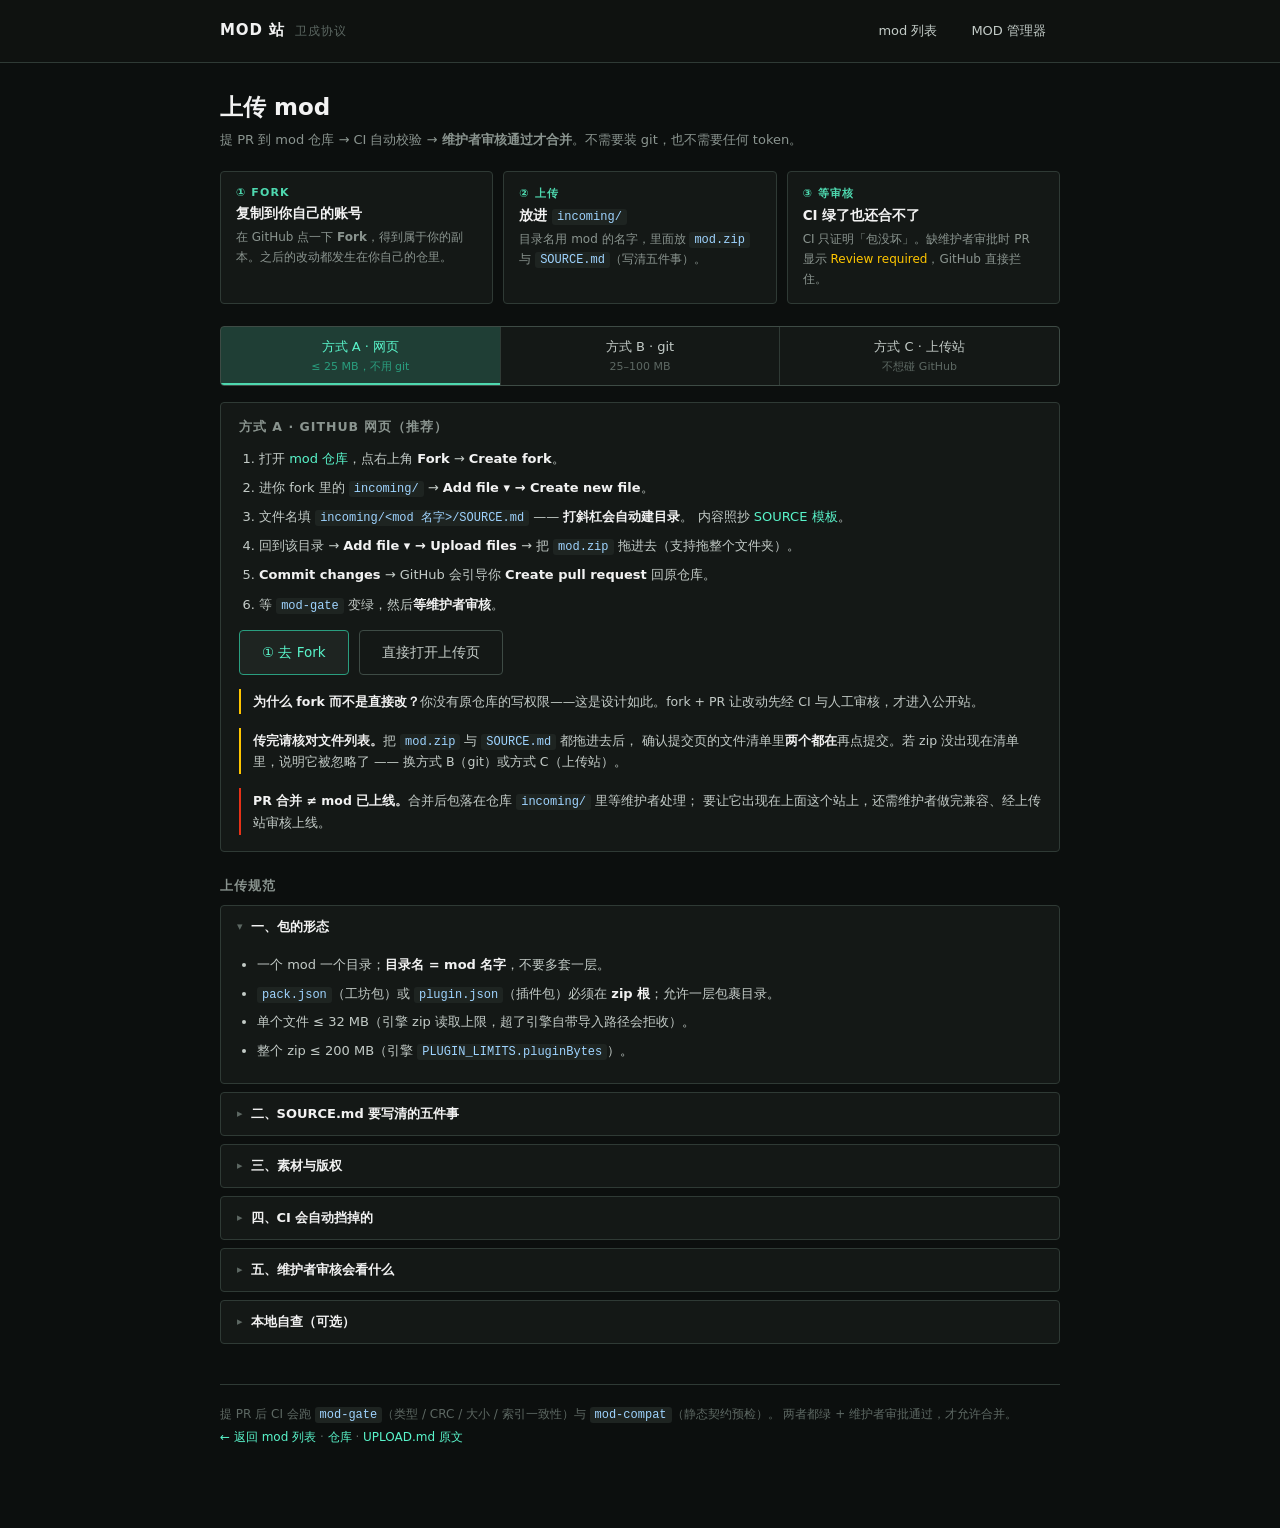
<file: modsite/upload.html>
<!doctype html>
<html lang="zh-CN">
<head>
<meta charset="utf-8">
<meta name="viewport" content="width=device-width,initial-scale=1">
<title>上传 mod · 卫戍协议 MOD 站</title>
<meta name="description" content="把工坊包提交到 MOD 站：fork 后提 PR，CI 自动校验，维护者审核通过才合并上线。">
<style>
:root{
  color-scheme:dark;
  --bg-0:#0c0f0e; --bg-1:#141816; --bg-2:#1e2421; --bg-3:#252c29;
  --bg-glass:rgba(16,20,18,.82);
  --line:#2f3a35; --line-2:#3e4b45; --line-3:#58675f;
  --mint-500:#4ed8af; --mint-400:#59f4ca; --mint-600:#35d8b4; --mint-700:#2a9e7f;
  --mint-a10:rgba(78,216,175,.10); --mint-a20:rgba(78,216,175,.20);
  --gold:#ffc600; --gold-a20:rgba(255,198,0,.2);
  --amber:#f6a329; --red:#e73118; --ice:#9fd4ff; --ice-a20:rgba(159,212,255,.2);
  --text-hi:#f2f2f2; --text-md:#c3cbc7; --text-lo:#8a948f; --text-dim:#5d6863;
  --text-on-mint:#06110d;
  --font-cjk:system-ui,-apple-system,"Segoe UI","PingFang SC","Microsoft YaHei","Noto Sans CJK SC",sans-serif;
  --font-label:"Bahnschrift","DIN Alternate","Roboto Condensed",var(--font-cjk);
  --font-mono:"Cascadia Mono",ui-monospace,Consolas,monospace;
  --radius:4px;
}
*{box-sizing:border-box}
body{margin:0;background:var(--bg-0);color:var(--text-md);font:14px/1.7 var(--font-cjk);
  -webkit-font-smoothing:antialiased}
a{color:var(--mint-400);text-decoration:none}
a:hover{color:var(--mint-500)}
code{font:12px var(--font-mono);background:var(--bg-2);padding:1px 5px;border-radius:3px;color:var(--ice)}
.wrap{max-width:880px;margin:0 auto;padding:0 20px 80px}

/* 顶栏 */
.top{position:sticky;top:0;z-index:20;background:var(--bg-glass);backdrop-filter:blur(10px);
  border-bottom:1px solid var(--line)}
.top__in{max-width:880px;margin:0 auto;padding:12px 20px;display:flex;align-items:center;gap:16px}
.brand{display:flex;align-items:baseline;gap:10px;color:var(--text-hi)}
.brand b{font:600 15px var(--font-label);letter-spacing:.06em}
.brand span{font-size:11.5px;color:var(--text-dim);letter-spacing:.1em;text-transform:uppercase}
.top__nav{margin-left:auto;display:flex;gap:6px}
.navlink{padding:7px 13px;border-radius:var(--radius);border:1px solid transparent;
  color:var(--text-md);font-size:13px}
.navlink:hover{background:var(--bg-2);color:var(--text-hi)}
.navlink.cta{border-color:var(--mint-700);color:var(--mint-400);background:var(--mint-a10)}
.navlink.cta:hover{background:var(--mint-600);color:var(--text-on-mint)}

.hero{padding:30px 0 20px}
.hero h1{margin:0 0 6px;font:600 23px/1.3 var(--font-cjk);color:var(--text-hi)}
.hero p{margin:0;color:var(--text-lo);font-size:13px}

/* 三步流程条：横向，带序号 */
.steps{display:grid;grid-template-columns:repeat(3,1fr);gap:10px;margin:0 0 22px}
@media(max-width:700px){.steps{grid-template-columns:1fr}}
.step{background:var(--bg-1);border:1px solid var(--line);border-radius:var(--radius);
  padding:14px 15px;position:relative}
.step__n{font:600 11px var(--font-label);letter-spacing:.1em;color:var(--mint-500);
  text-transform:uppercase;margin:0 0 6px}
.step__t{font:600 13.5px var(--font-cjk);color:var(--text-hi);margin:0 0 5px}
.step__d{font-size:12px;color:var(--text-lo);margin:0;line-height:1.65}
.step__d em{color:var(--gold);font-style:normal}

/* 通道选择：分段控件 */
.seg{display:flex;gap:0;margin:0 0 16px;border:1px solid var(--line-2);border-radius:var(--radius);
  overflow:hidden;background:var(--bg-1)}
.seg button{flex:1;padding:11px 8px;background:transparent;border:0;border-right:1px solid var(--line);
  color:var(--text-md);font:13px var(--font-cjk);cursor:pointer;line-height:1.4}
.seg button:last-child{border-right:0}
.seg button:hover{background:var(--bg-2);color:var(--text-hi)}
.seg button.on{background:var(--mint-a20);color:var(--mint-400);box-shadow:inset 0 -2px 0 var(--mint-500)}
.seg small{display:block;font-size:11px;color:var(--text-dim);margin-top:2px}
.seg button.on small{color:var(--mint-700)}

.panel{background:var(--bg-1);border:1px solid var(--line);border-radius:var(--radius);
  padding:16px 18px;margin:0 0 16px}
.panel[hidden]{display:none}
.panel h2{font:600 12.5px var(--font-label);letter-spacing:.08em;text-transform:uppercase;
  color:var(--text-lo);margin:0 0 12px}
ol,ul{margin:0;padding-left:20px;font-size:13px}
li{margin:7px 0}
li b{color:var(--text-hi);font-weight:600}
pre{white-space:pre-wrap;background:var(--bg-2);border:1px solid var(--line);border-radius:var(--radius);
  padding:12px 14px;font:12px/1.75 var(--font-mono);color:var(--text-md);overflow:auto;margin:10px 0 0}
.btn{display:inline-block;padding:10px 22px;border-radius:var(--radius);font-size:13.5px;
  border:1px solid var(--mint-700);background:var(--bg-2);color:var(--mint-400)}
.btn:hover{background:var(--mint-600);color:var(--text-on-mint);border-color:var(--mint-600)}
.btn.alt{border-color:var(--line-2);color:var(--text-md);background:transparent}
.btn.alt:hover{background:var(--bg-2);color:var(--text-hi)}
.row{display:flex;gap:10px;flex-wrap:wrap;margin:14px 0 0}

.note{border-left:2px solid var(--gold);padding:2px 0 2px 12px;font-size:12.5px;
  color:var(--text-md);margin:14px 0 0;line-height:1.7}
.note.bad{border-left-color:var(--red)}
.note.ok{border-left-color:var(--mint-600)}
.note b{color:var(--text-hi)}

/* 规范：可折叠小节 */
details.rules{border:1px solid var(--line);border-radius:var(--radius);background:var(--bg-1);
  margin:0 0 8px;overflow:hidden}
details.rules summary{cursor:pointer;padding:12px 16px;font:600 13px var(--font-cjk);
  color:var(--text-hi);list-style:none;display:flex;align-items:center;gap:8px;user-select:none}
details.rules summary::-webkit-details-marker{display:none}
details.rules summary::before{content:"▸";color:var(--text-dim);font-size:11px}
details.rules[open] summary::before{content:"▾"}
details.rules summary:hover{background:var(--bg-2)}
details.rules .body{padding:0 16px 14px;font-size:12.5px;color:var(--text-md);line-height:1.75}
details.rules .body ul{padding-left:20px;margin:0}
details.rules .body li{margin:6px 0}

table{width:100%;border-collapse:collapse;font-size:12.5px;margin:10px 0 0}
th,td{text-align:left;padding:7px 9px;border-bottom:1px solid #242c38;vertical-align:top}
th{color:var(--text-lo);font-weight:500}
.dim{color:var(--text-dim)}

footer{margin:40px 0 0;padding-top:18px;border-top:1px solid var(--line);
  font-size:12px;color:var(--text-dim);line-height:1.9}
</style>
</head>
<body>

<header class="top">
  <div class="top__in">
    <a class="brand" href="./"><b>MOD 站</b><span>卫戍协议</span></a>
    <nav class="top__nav">
      <a class="navlink" href="./">mod 列表</a>
      <a class="navlink" href="manager">MOD 管理器</a>
    </nav>
  </div>
</header>

<div class="wrap">
  <div class="hero">
    <h1>上传 mod</h1>
    <p>提 PR 到 mod 仓库 → CI 自动校验 → <b>维护者审核通过才合并</b>。不需要装 git，也不需要任何 token。</p>
  </div>

  <div class="steps">
    <div class="step">
      <p class="step__n">① Fork</p>
      <p class="step__t">复制到你自己的账号</p>
      <p class="step__d">在 GitHub 点一下 <b>Fork</b>，得到属于你的副本。之后的改动都发生在你自己的仓里。</p>
    </div>
    <div class="step">
      <p class="step__n">② 上传</p>
      <p class="step__t">放进 <code>incoming/</code></p>
      <p class="step__d">目录名用 mod 的名字，里面放 <code>mod.zip</code> 与 <code>SOURCE.md</code>（写清五件事）。</p>
    </div>
    <div class="step">
      <p class="step__n">③ 等审核</p>
      <p class="step__t">CI 绿了也还合不了</p>
      <p class="step__d">CI 只证明「包没坏」。缺维护者审批时 PR 显示 <em>Review required</em>，GitHub 直接拦住。</p>
    </div>
  </div>

  <div class="seg" id="seg">
    <button class="on" data-k="a">方式 A · 网页<small>≤ 25 MB，不用 git</small></button>
    <button data-k="b">方式 B · git<small>25–100 MB</small></button>
    <button data-k="c">方式 C · 上传站<small>不想碰 GitHub</small></button>
  </div>

  <div class="panel" id="p-a">
    <h2>方式 A · GitHub 网页（推荐）</h2>
    <ol>
      <li>打开 <a id="repoA" href="#">mod 仓库</a>，点右上角 <b>Fork</b> → <b>Create fork</b>。</li>
      <li>进你 fork 里的 <code>incoming/</code> → <b>Add file ▾ → Create new file</b>。</li>
      <li>文件名填 <code>incoming/&lt;mod 名字&gt;/SOURCE.md</code> —— <b>打斜杠会自动建目录</b>。
          内容照抄 <a id="tpl" href="#">SOURCE 模板</a>。</li>
      <li>回到该目录 → <b>Add file ▾ → Upload files</b> → 把 <code>mod.zip</code> 拖进去（支持拖整个文件夹）。</li>
      <li><b>Commit changes</b> → GitHub 会引导你 <b>Create pull request</b> 回原仓库。</li>
      <li>等 <code>mod-gate</code> 变绿，然后<b>等维护者审核</b>。</li>
    </ol>
    <div class="row">
      <a class="btn" id="forkBtn" href="#">① 去 Fork</a>
      <a class="btn alt" id="upBtn" href="#">直接打开上传页</a>
    </div>
    <div class="note">
      <b>为什么 fork 而不是直接改？</b>你没有原仓库的写权限——这是设计如此。fork + PR 让改动先经 CI 与人工审核，才进入公开站。
    </div>
    <div class="note">
      <b>传完请核对文件列表。</b>把 <code>mod.zip</code> 与 <code>SOURCE.md</code> 都拖进去后，
      确认提交页的文件清单里<b>两个都在</b>再点提交。若 zip 没出现在清单里，说明它被忽略了 ——
      换方式 B（git）或方式 C（上传站）。
    </div>
    <div class="note bad">
      <b>PR 合并 ≠ mod 已上线。</b>合并后包落在仓库 <code>incoming/</code> 里等维护者处理；
      要让它出现在上面这个站上，还需维护者做完兼容、经上传站审核上线。
    </div>
  </div>

  <div class="panel" id="p-b" hidden>
    <h2>方式 B · git（25–100 MB）</h2>
    <p class="dim" style="margin:0;font-size:12.5px">推到<b>你自己的 fork</b>，不需要任何 token（fork 是你自己的仓）：</p>
    <div class="note">
      <b>这条路有两个前提</b>：① 本机装了 Git；② <code>git clone</code> 会下载整个仓库（约 60.9 MB）。
      不满足的话，超过 25 MB 请用<b>方式 C（上传站）</b>。
    </div>
    <pre>git clone https://github.com/&lt;你的账号&gt;/Stronghold-Protocol-Forge-Mods.git
cd Stronghold-Protocol-Forge-Mods
mkdir -p "incoming/&lt;mod 名字&gt;"
cp /path/to/mod.zip "incoming/&lt;mod 名字&gt;/"
# 照着模板写 incoming/&lt;mod 名字&gt;/SOURCE.md（五件事）
git add "incoming/&lt;mod 名字&gt;"
git commit -m "上传 &lt;mod 名字&gt;"
git push</pre>
    <div class="note bad">
      <b>推完请确认 zip 真的在列表里。</b>本仓的 <code>.gitignore</code> 忽略 <code>*.zip</code>，
      已为 <code>incoming/</code>、<code>mods/</code>、<code>packs/</code> 三处开了放行。
      若 <code>git status</code> 里看不到你的 <code>mod.zip</code>，说明放行规则被改坏了 —— 那就先别推，开 issue 告知。
    </div>
    <p class="dim" style="margin:10px 0 0;font-size:12px">
      然后在 GitHub 上开 PR 回 <code id="baseName">jingjiangze/Stronghold-Protocol-Forge-Mods</code> 的 <code>master</code>。
    </p>
    <div class="note">
      大包走 git 而不是网页，是因为 **GitHub 网页上传单文件上限 25 MB**（平台硬限，绕不过）。
    </div>
  </div>

  <div class="panel" id="p-c" hidden>
    <h2>方式 C · 上传站</h2>
    <ol>
      <li>打开 <a id="station" href="#">上传站</a>，填「mod 名 + 备注」，选 zip，点上传（≤100 MB）。</li>
      <li>会给你一个<b>认领码</b>（只显示一次，存好）——用它可改包、撤回。</li>
      <li>维护者审过后，用服务端「过审 → 代提 PR」推进仓库，再走同一条 CI + 审核 + 合并。</li>
    </ol>
    <div class="note ok">
      <b>包超过 25 MB 时，这条是唯一省事的路。</b>方式 A 有 GitHub 网页 25 MB 硬限；
      方式 B 要先装 Git 并下载整个仓库（约 60.9 MB）。上传站不用装任何东西，填表选文件即可。
    </div>
    <div class="note bad">
      <b>三种方式的终点不同，别误解。</b>方式 A/B 提的 PR 合并后，包落在仓库的
      <code>incoming/</code> 里等维护者处理；要让它出现在上面这个站上，还需维护者做完兼容、
      经上传站审核上线。也就是说：<b>PR 合并 ≠ mod 已上线</b>。
    </div>
  </div>

  <h2 style="font:600 12.5px var(--font-label);letter-spacing:.08em;text-transform:uppercase;
    color:var(--text-lo);margin:26px 0 10px">上传规范</h2>

  <details class="rules" open>
    <summary>一、包的形态</summary>
    <div class="body"><ul>
      <li>一个 mod 一个目录；<b>目录名 = mod 名字</b>，不要多套一层。</li>
      <li><code>pack.json</code>（工坊包）或 <code>plugin.json</code>（插件包）必须在 <b>zip 根</b>；允许一层包裹目录。</li>
      <li>单个文件 ≤ 32 MB（引擎 zip 读取上限，超了引擎自带导入路径会拒收）。</li>
      <li>整个 zip ≤ 200 MB（引擎 <code>PLUGIN_LIMITS.pluginBytes</code>）。</li>
    </ul></div>
  </details>

  <details class="rules">
    <summary>二、SOURCE.md 要写清的五件事</summary>
    <div class="body"><ul>
      <li><b>原件叫什么、从哪来</b>（可追溯的链接或来源）。</li>
      <li><b>原作者是谁</b>（用原作者的名字，不要写成你的）。</li>
      <li><b>原件的许可</b>（如 GPL-3.0-or-later / 未声明）。</li>
      <li><b>你改了什么</b>：具体到文件、数据、数值，不要只写「优化了一些东西」。</li>
      <li><b>自带素材哪来的</b>（自绘 / 从游戏客户端导出 / 第三方，各自标注）。</li>
    </ul></div>
  </details>

  <details class="rules">
    <summary>三、素材与版权</summary>
    <div class="body"><ul>
      <li>夹带游戏官方素材<b>照收，但必须如实标注</b> —— 未标注才是问题。</li>
      <li>含官方素材的包会在站上醒目标记，并写明「版权归鹰角网络 / Yostar，仅供非商业个人使用」。</li>
      <li>原作者明确禁止再分发的，不要提交。</li>
    </ul></div>
  </details>

  <details class="rules">
    <summary>四、CI 会自动挡掉的</summary>
    <div class="body">
      <table>
        <thead><tr><th>判据</th><th>含义</th></tr></thead>
        <tbody>
          <tr><td>类型认不出</td><td>zip 中央目录里既无 <code>pack.json</code> 也无 <code>plugin.json</code></td></tr>
          <tr><td>整档 CRC 失败</td><td>zip 损坏（传输中断 / 重复压缩）</td></tr>
          <tr><td>超过 200 MB</td><td>引擎装载上限</td></tr>
          <tr><td>索引不一致</td><td>改了 <code>mods/</code> 下 zip 却没同步 <code>mods/index.json</code></td></tr>
        </tbody>
      </table>
    </div>
  </details>

  <details class="rules">
    <summary>五、维护者审核会看什么</summary>
    <div class="body"><ul>
      <li>署名对不对（原作者 ≠ 兼容改写者，要分开写）。</li>
      <li>说明里有没有讲清「装上会生效什么」—— <b>说明包不收</b>，只收能装的真功能包。</li>
      <li>会不会和存量包撞 <code>pack.json</code> 的 <code>id</code>（引擎不允许同 id 并存）。</li>
    </ul>
    <div class="note bad" style="margin-top:12px">
      <b>CI 绿 ≠ 已审核。</b>它只能证明「形状对、没损坏」，装不装得上还要维护者在引擎里实测。
      合并前缺审批时 GitHub 会直接拦住 PR。
    </div></div>
  </details>

  <details class="rules">
    <summary>本地自查（可选）</summary>
    <div class="body">
      <p class="dim" style="margin:0 0 8px">用管理器自带的校验器先过一遍，判据与 CI 对齐：</p>
      <pre>node tools/mod.mjs check &lt;包目录或 zip&gt;      # 只出报告，不写文件
node tools/mod.mjs import &lt;包&gt; --dry-run     # 看类型与 blocker</pre>
    </div>
  </details>

  <footer>
    提 PR 后 CI 会跑 <code>mod-gate</code>（类型 / CRC / 大小 / 索引一致性）与 <code>mod-compat</code>（静态契约预检）。
    两者都绿 + 维护者审批通过，才允许合并。
    <br>
    <a href="./">← 返回 mod 列表</a> · <a id="repo" href="#">仓库</a> · <a id="spec" href="#">UPLOAD.md 原文</a>
  </footer>
</div>

<script>
'use strict';
// 本页**不含任何 token**，也不发写请求：它只把 GitHub 的 fork+PR 流程指给作者。
// 提 PR 用的是作者自己的 GitHub 账号 —— 这条路不需要维护者发任何凭证给任何人。
const REPO = 'jingjiangze/Stronghold-Protocol-Forge-Mods';
const STATION = 'http://47.103.14.217:25570/';

const $ = (id) => document.getElementById(id);
const set = (id, href, text) => { const e = $(id); if (e) { e.href = href; if (text) e.textContent = text; } };
const gh = (p) => 'https://github.com/' + REPO + p;

set('repoA', gh(''));
set('repo', gh(''));
set('tpl', gh('/blob/master/incoming/SOURCE.template.md'));
set('spec', gh('/blob/master/UPLOAD.md'));
set('forkBtn', gh('/fork'));
set('upBtn', gh('/upload/master/incoming'));
set('station', STATION, '上传站');
$('baseName').textContent = REPO;

// 分段切换：一次只显示一个通道
$('seg').addEventListener('click', (e) => {
  const btn = e.target.closest('button[data-k]');
  if (!btn) return;
  for (const b of $('seg').querySelectorAll('button')) b.classList.toggle('on', b === btn);
  for (const k of ['a', 'b', 'c']) $('p-' + k).hidden = (k !== btn.dataset.k);
});

// 按网速/包体积给个默认通道的建议：URL 带 ?size=30 之类就自动切过去
(() => {
  const m = /[?&]mb=(\d+(?:\.\d+)?)/.exec(location.search);
  if (!m) return;
  const mb = Number(m[1]);
  const k = mb <= 25 ? 'a' : (mb <= 100 ? 'b' : 'c');
  const btn = $('seg').querySelector('button[data-k="' + k + '"]');
  if (btn) btn.click();
})();
</script>
</body>
</html>
</file>
